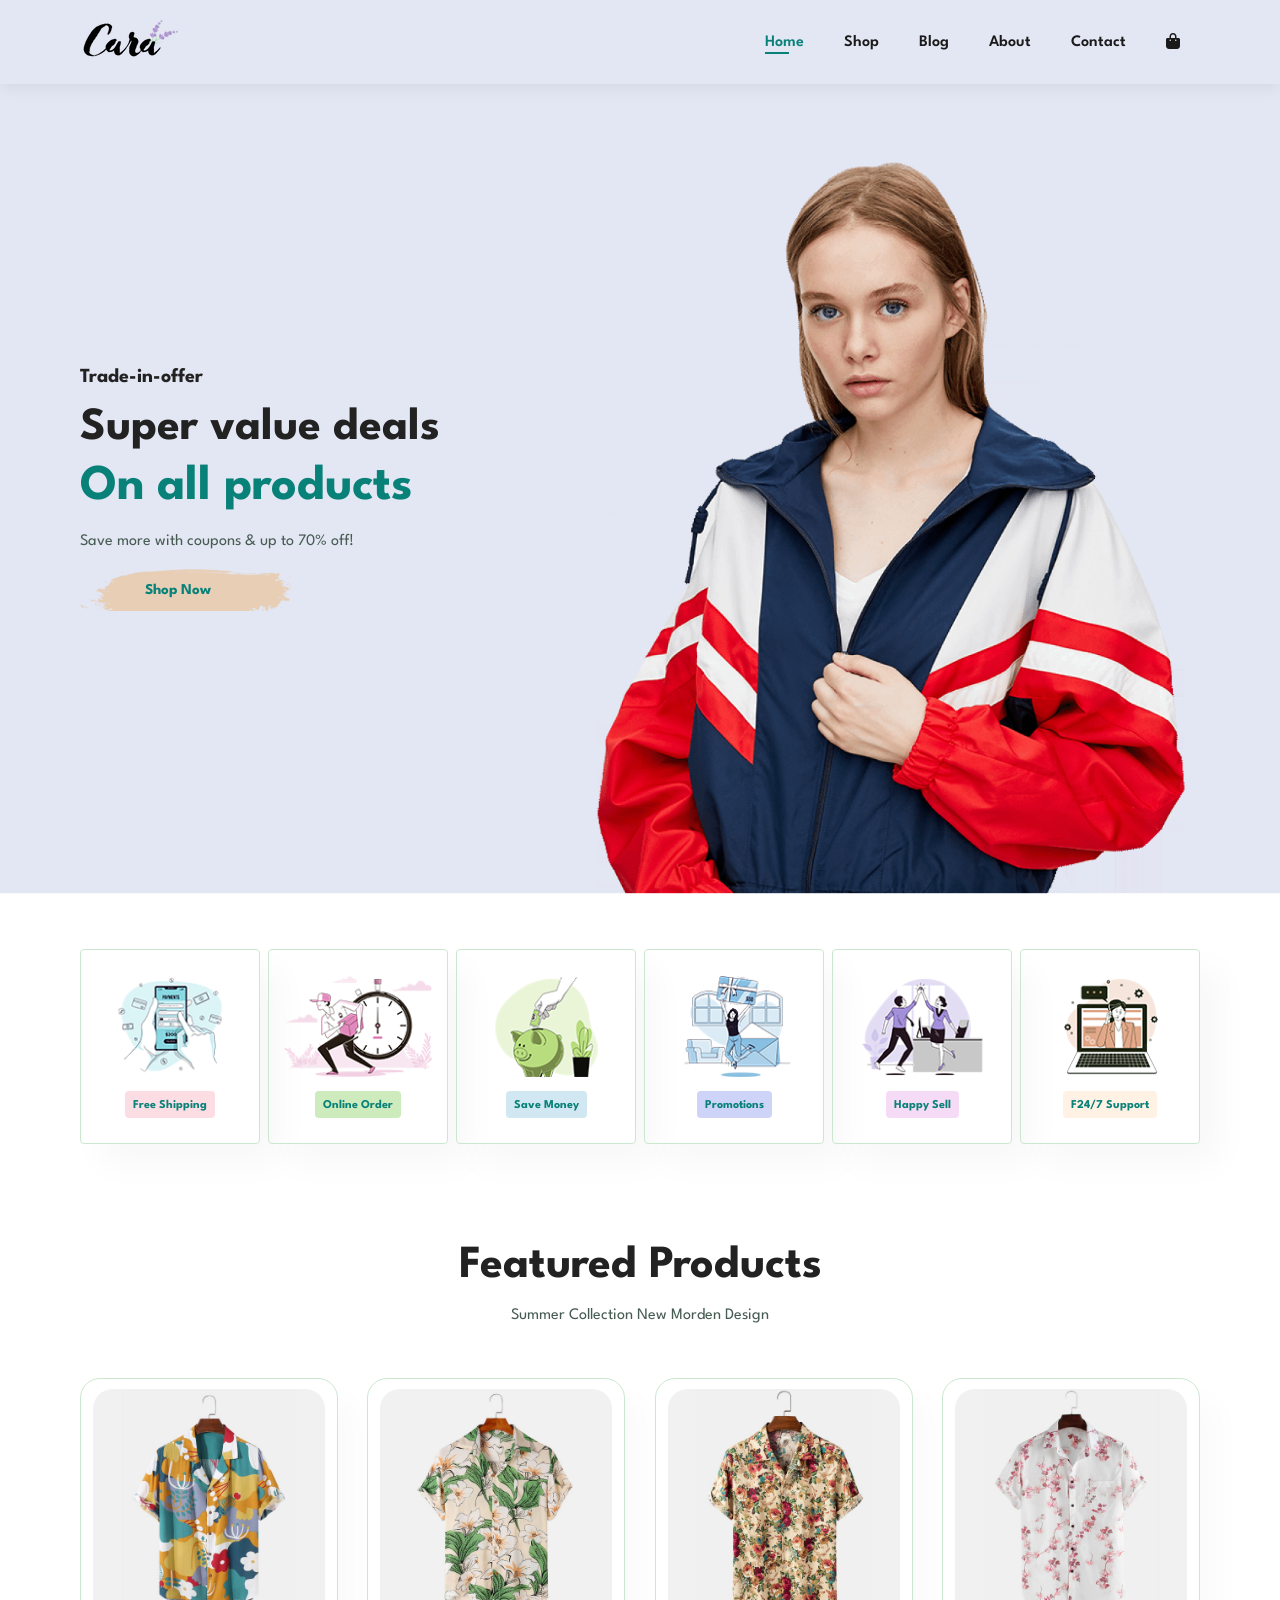
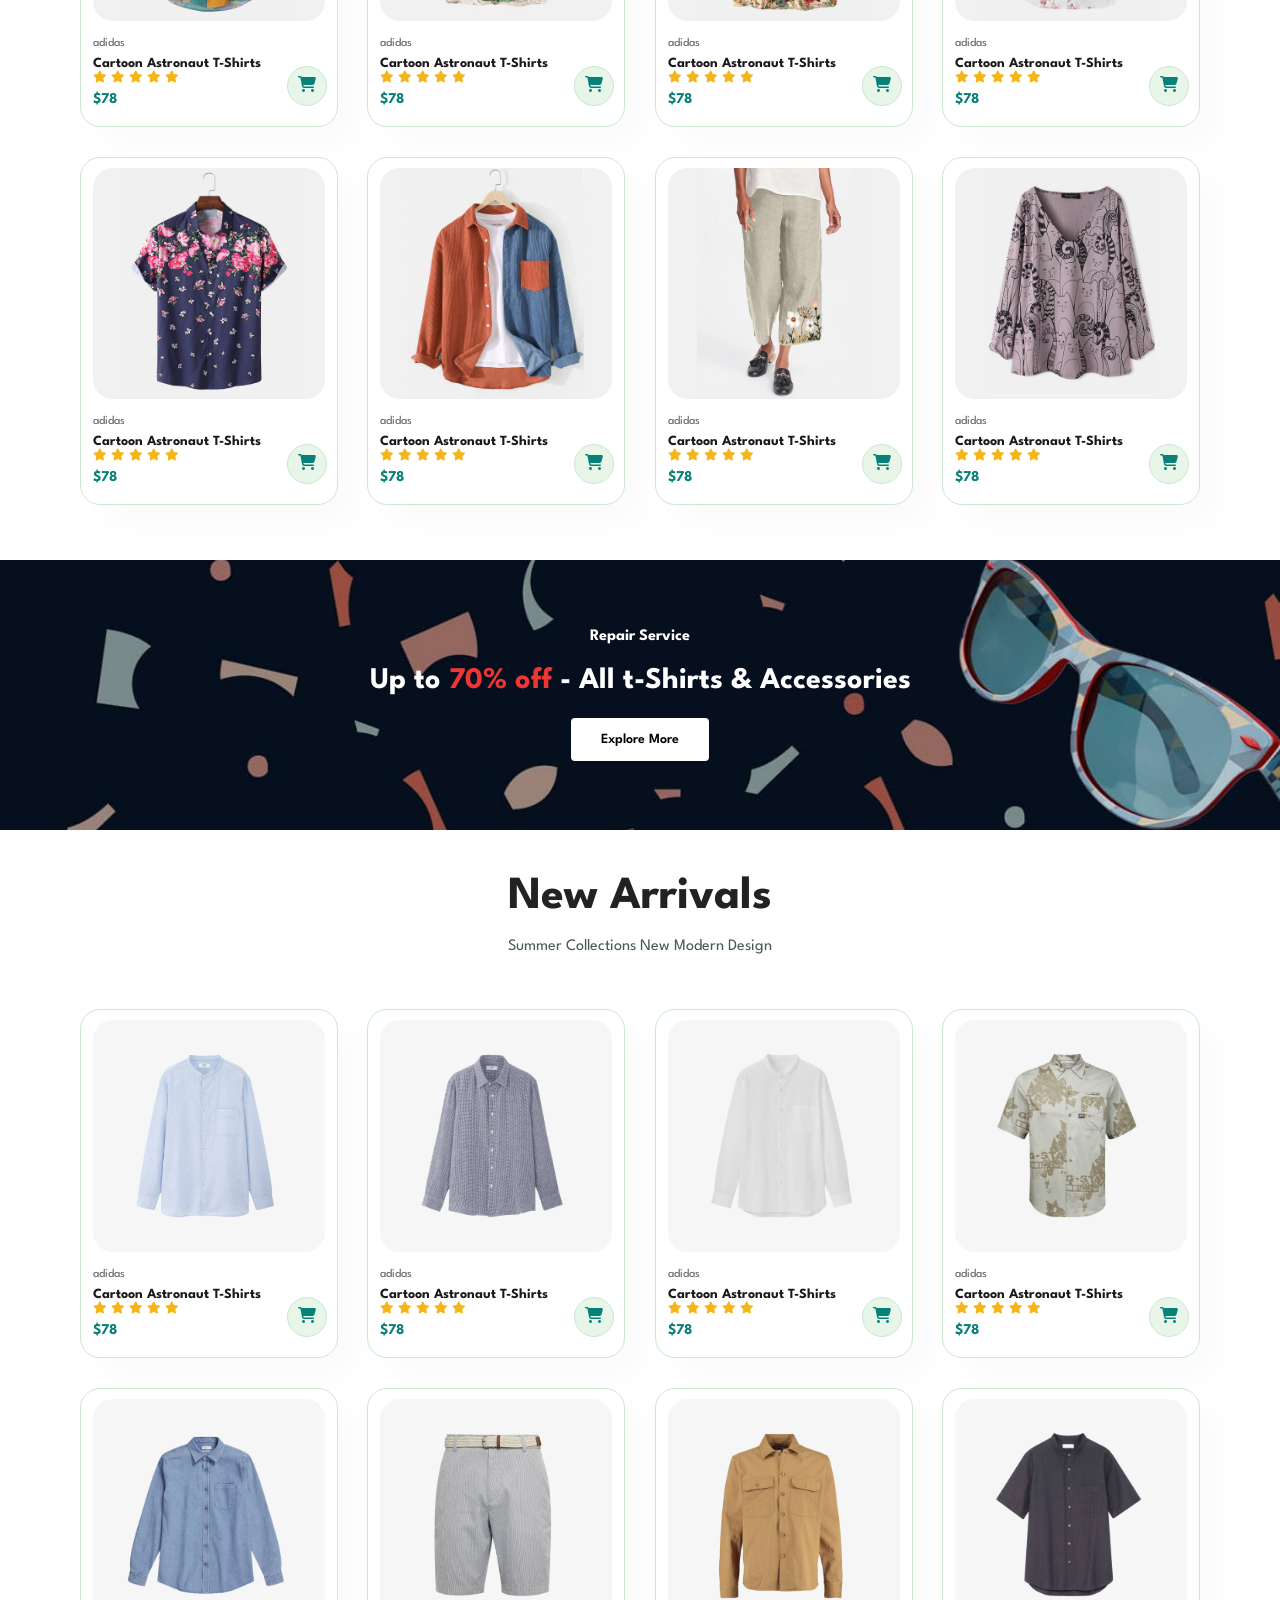
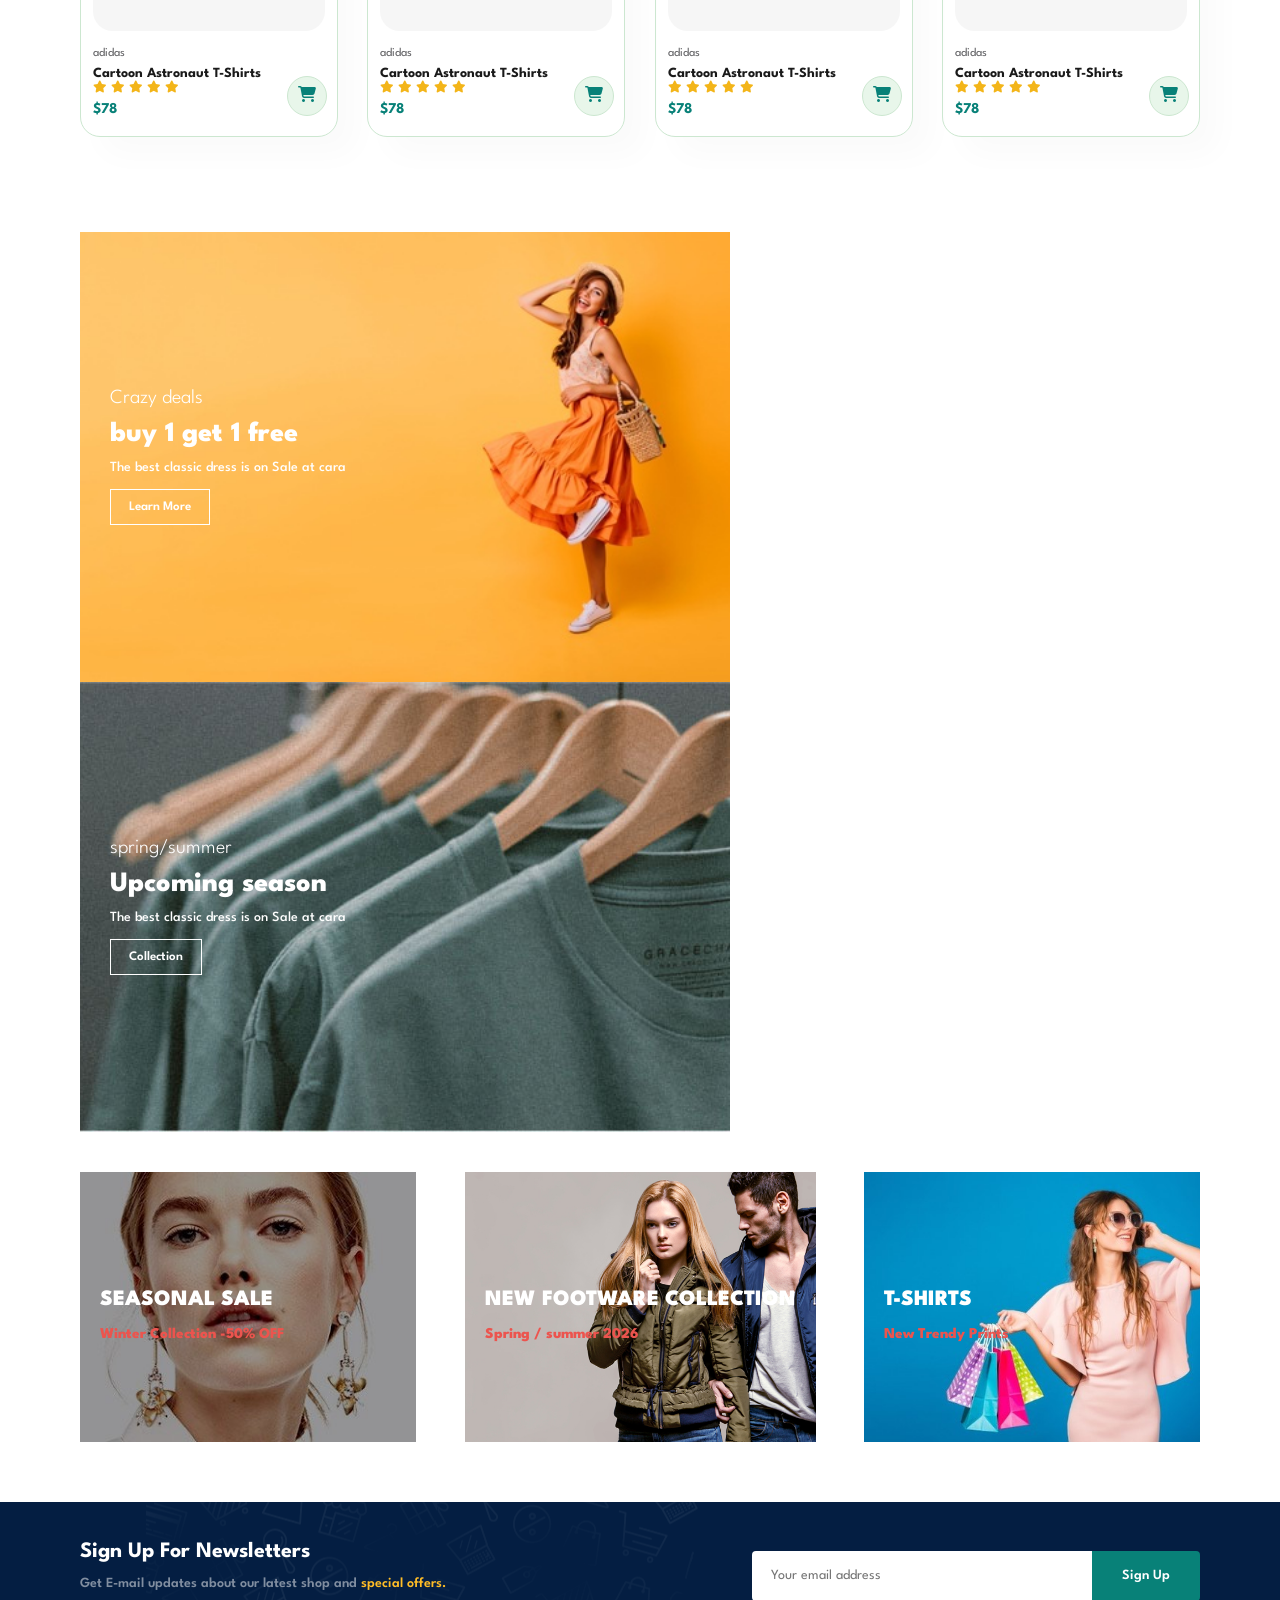
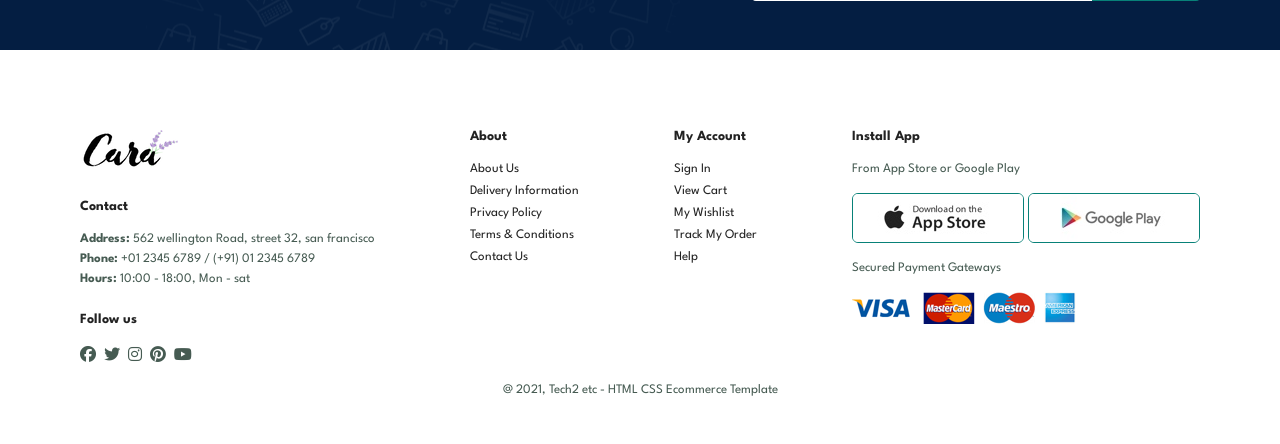
<file: index.html>
<!DOCTYPE html>
<html lang="en">

<head>
    <meta charset="UTF-8">
    <meta http-equiv="X-UA-Compatible" content="IE=edge">
    <meta name="viewpoint" content="width=device-width", initial-scale="1.0">
    <title>E-Commerce website</title>
    <link rel="stylesheet" href="https://cdnjs.cloudflare.com/ajax/libs/font-awesome/6.5.1/css/all.min.css">
    <link rel="stylesheet" href="style.css">
</head>

<body>

    <section id="header">
        <a href="#"> <img src="assets/logo (2).png" class="logo" alt=""></a>

        <div>
            <ul id="navbar">
                <li><a class="active" href="index.html">Home</a></li>
                <li><a href="shop.html">Shop</a></li>
                <li><a href="blog.html">Blog</a></li>
                <li><a href="about.html">About</a></li>
                <li><a href="contact.html">Contact</a></li>
                <li id="lg-bag"><a href="cart.html"><i class="fa-solid fa-bag-shopping"></i></a></li>
                <a href="#" id="close"><i class="fas fa-times"></i></a>
            </ul>
        </div>
        <div id="mobile">
          <a href="cart.html"><i class="fa-solid fa-bag-shopping"></i></a>
          <i id="bar" class="fas fa-outdent"></i>
        </div>
    </section>

    <section id="hero">
        <h4>Trade-in-offer</h4>
        <h2>Super value deals</h2>
        <h1>On all products</h1>
        <p>Save more with coupons & up to 70% off! </p>
        <button>Shop Now</button>
    </section>
    
    <section id="feature" class="section-p1">
        <div class="fe-box">
            <img src="assets/f1.1/f1 (1).png" alt="">
            <h6>Free Shipping</h6>
        </div>
        <div class="fe-box">
            <img src="assets/f1.1/f2 (1).png" alt="">
            <h6>Online Order</h6>
        </div>
        <div class="fe-box">
            <img src="assets/f1.1/f3 (1).png" alt="">
            <h6>Save Money</h6>
        </div>
        <div class="fe-box">
            <img src="assets/f1.1/f4 (1).png" alt="">
            <h6>Promotions</h6>
        </div>
        <div class="fe-box">
            <img src="assets/f1.1/f5 (1).png" alt="">
            <h6>Happy Sell</h6>
        </div>
        <div class="fe-box">
            <img src="assets/f1.1/f6 (1).png" alt="">
            <h6>F24/7 Support</h6>
        </div>
    </section>

    <section id="product1" class="section-p1">
        <h2>Featured Products</h2>
        <p>Summer Collection New Morden Design</p>
        <div class="pro-container">
            <div class="pro">
                <img src="assets/f1/f1 (1).jpg" alt="">
                <div class="des">
                    <span>adidas</span>
                    <h5>Cartoon Astronaut T-Shirts</h5>
                    <div class="star">
                        <i class="fas fa-star"></i>
                        <i class="fas fa-star"></i>
                        <i class="fas fa-star"></i>
                        <i class="fas fa-star"></i>
                        <i class="fas fa-star"></i>
                    </div>
                    <h4>$78</h4>
                </div>
                <a href="#" class="cart"><i class="fa-solid fa-cart-shopping"></i></a>
            </div>

             <div class="pro">
                <img src="assets/f1/f2 (1).jpg" alt="">
                <div class="des">
                    <span>adidas</span>
                    <h5>Cartoon Astronaut T-Shirts</h5>
                    <div class="star">
                        <i class="fas fa-star"></i>
                        <i class="fas fa-star"></i>
                        <i class="fas fa-star"></i>
                        <i class="fas fa-star"></i>
                        <i class="fas fa-star"></i>
                    </div>
                    <h4>$78</h4>
                </div>
                <a href="#" class="cart"><i class="fa-solid fa-cart-shopping"></i></a>
            </div>

             <div class="pro">
                <img src="assets/f1/f3 (1).jpg" alt="">
                <div class="des">
                    <span>adidas</span>
                    <h5>Cartoon Astronaut T-Shirts</h5>
                    <div class="star">
                        <i class="fas fa-star"></i>
                        <i class="fas fa-star"></i>
                        <i class="fas fa-star"></i>
                        <i class="fas fa-star"></i>
                        <i class="fas fa-star"></i>
                    </div>
                    <h4>$78</h4>
                </div>
                <a href="#" class="cart"><i class="fa-solid fa-cart-shopping"></i></a>
            </div>

             <div class="pro">
                <img src="assets/f1/f4 (1).jpg" alt="">
                <div class="des">
                    <span>adidas</span>
                    <h5>Cartoon Astronaut T-Shirts</h5>
                    <div class="star">
                        <i class="fas fa-star"></i>
                        <i class="fas fa-star"></i>
                        <i class="fas fa-star"></i>
                        <i class="fas fa-star"></i>
                        <i class="fas fa-star"></i>
                    </div>
                    <h4>$78</h4>
                </div>
                <a href="#" class="cart"><i class="fa-solid fa-cart-shopping"></i></a>
            </div>

             <div class="pro">
                <img src="assets/f1/f5 (1).jpg" alt="">
                <div class="des">
                    <span>adidas</span>
                    <h5>Cartoon Astronaut T-Shirts</h5>
                    <div class="star">
                        <i class="fas fa-star"></i>
                        <i class="fas fa-star"></i>
                        <i class="fas fa-star"></i>
                        <i class="fas fa-star"></i>
                        <i class="fas fa-star"></i>
                    </div>
                    <h4>$78</h4>
                </div>
                <a href="#" class="cart"><i class="fa-solid fa-cart-shopping"></i></a>
            </div>

             <div class="pro">
                <img src="assets/f1/f6 (1).jpg" alt="">
                <div class="des">
                    <span>adidas</span>
                    <h5>Cartoon Astronaut T-Shirts</h5>
                    <div class="star">
                        <i class="fas fa-star"></i>
                        <i class="fas fa-star"></i>
                        <i class="fas fa-star"></i>
                        <i class="fas fa-star"></i>
                        <i class="fas fa-star"></i>
                    </div>
                    <h4>$78</h4>
                </div>
                <a href="#" class="cart"><i class="fa-solid fa-cart-shopping"></i></a>
            </div>

             <div class="pro">
                <img src="assets/f1/f7 (1).jpg" alt="">
                <div class="des">
                    <span>adidas</span>
                    <h5>Cartoon Astronaut T-Shirts</h5>
                    <div class="star">
                        <i class="fas fa-star"></i>
                        <i class="fas fa-star"></i>
                        <i class="fas fa-star"></i>
                        <i class="fas fa-star"></i>
                        <i class="fas fa-star"></i>
                    </div>
                    <h4>$78</h4>
                </div>
                <a href="#" class="cart"><i class="fa-solid fa-cart-shopping"></i></a>
            </div>

            <div class="pro">
                <img src="assets/f1/f8 (1).jpg" alt="">
                <div class="des">
                    <span>adidas</span>
                    <h5>Cartoon Astronaut T-Shirts</h5>
                    <div class="star">
                        <i class="fas fa-star"></i>
                        <i class="fas fa-star"></i>
                        <i class="fas fa-star"></i>
                        <i class="fas fa-star"></i>
                        <i class="fas fa-star"></i>
                    </div>
                    <h4>$78</h4>
                </div>
                 <a href="#" class="cart"><i class="fa-solid fa-cart-shopping"></i></a>
            </div>

             

             
        </div>
    </section>

    <section id="banner" class=".section-m1">
        <h4>Repair Service</h4>
        <h2>Up to <span>70% off</span>  - All t-Shirts & Accessories</h2>
        <button class="normal">Explore More</button>
    </section>

    <section id="product1" class="section-p1">
        <h2>New Arrivals</h2>
        <p>Summer Collections New Modern Design</p>
        <div class="pro-container">
            <div class="pro">
                <img src="assets/n1 (1).jpg" alt="">
                <div class="des">
                    <span>adidas</span>
                    <h5>Cartoon Astronaut T-Shirts</h5>
                    <div class="star">
                        <i class="fas fa-star"></i>
                        <i class="fas fa-star"></i>
                        <i class="fas fa-star"></i>
                        <i class="fas fa-star"></i>
                        <i class="fas fa-star"></i>
                    </div>
                    <h4>$78</h4>
                </div>
                <a href="#" class="cart"><i class="fa-solid fa-cart-shopping"></i></a>
            </div>

             <div class="pro">
                <img src="assets/n2 (1).jpg" alt="">
                <div class="des">
                    <span>adidas</span>
                    <h5>Cartoon Astronaut T-Shirts</h5>
                    <div class="star">
                        <i class="fas fa-star"></i>
                        <i class="fas fa-star"></i>
                        <i class="fas fa-star"></i>
                        <i class="fas fa-star"></i>
                        <i class="fas fa-star"></i>
                    </div>
                    <h4>$78</h4>
                </div>
                <a href="#" class="cart"><i class="fa-solid fa-cart-shopping"></i></a>
            </div>

             <div class="pro">
                <img src="assets/n3 (1).jpg" alt="">
                <div class="des">
                    <span>adidas</span>
                    <h5>Cartoon Astronaut T-Shirts</h5>
                    <div class="star">
                        <i class="fas fa-star"></i>
                        <i class="fas fa-star"></i>
                        <i class="fas fa-star"></i>
                        <i class="fas fa-star"></i>
                        <i class="fas fa-star"></i>
                    </div>
                    <h4>$78</h4>
                </div>
                <a href="#" class="cart"><i class="fa-solid fa-cart-shopping"></i></a>
            </div>

             <div class="pro">
                <img src="assets/n4 (1).jpg"alt="">
                <div class="des">
                    <span>adidas</span>
                    <h5>Cartoon Astronaut T-Shirts</h5>
                    <div class="star">
                        <i class="fas fa-star"></i>
                        <i class="fas fa-star"></i>
                        <i class="fas fa-star"></i>
                        <i class="fas fa-star"></i>
                        <i class="fas fa-star"></i>
                    </div>
                    <h4>$78</h4>
                </div>
                <a href="#" class="cart"><i class="fa-solid fa-cart-shopping"></i></a>
            </div>

             <div class="pro">
                <img src="assets/n5 (1).jpg" alt="">
                <div class="des">
                    <span>adidas</span>
                    <h5>Cartoon Astronaut T-Shirts</h5>
                    <div class="star">
                        <i class="fas fa-star"></i>
                        <i class="fas fa-star"></i>
                        <i class="fas fa-star"></i>
                        <i class="fas fa-star"></i>
                        <i class="fas fa-star"></i>
                    </div>
                    <h4>$78</h4>
                </div>
                <a href="#" class="cart"><i class="fa-solid fa-cart-shopping"></i></a>
            </div>

             <div class="pro">
                <img src="assets/n6 (1).jpg" alt="">
                <div class="des">
                    <span>adidas</span>
                    <h5>Cartoon Astronaut T-Shirts</h5>
                    <div class="star">
                        <i class="fas fa-star"></i>
                        <i class="fas fa-star"></i>
                        <i class="fas fa-star"></i>
                        <i class="fas fa-star"></i>
                        <i class="fas fa-star"></i>
                    </div>
                    <h4>$78</h4>
                </div>
                <a href="#" class="cart"><i class="fa-solid fa-cart-shopping"></i></a>
            </div>

             <div class="pro">
                <img src="assets/n7 (1).jpg" alt="">
                <div class="des">
                    <span>adidas</span>
                    <h5>Cartoon Astronaut T-Shirts</h5>
                    <div class="star">
                        <i class="fas fa-star"></i>
                        <i class="fas fa-star"></i>
                        <i class="fas fa-star"></i>
                        <i class="fas fa-star"></i>
                        <i class="fas fa-star"></i>
                    </div>
                    <h4>$78</h4>
                </div>
                <a href="#" class="cart"><i class="fa-solid fa-cart-shopping"></i></a>
            </div>

            <div class="pro">
                <img src="assets/n8 (1).jpg" alt="">
                <div class="des">
                    <span>adidas</span>
                    <h5>Cartoon Astronaut T-Shirts</h5>
                    <div class="star">
                        <i class="fas fa-star"></i>
                        <i class="fas fa-star"></i>
                        <i class="fas fa-star"></i>
                        <i class="fas fa-star"></i>
                        <i class="fas fa-star"></i>
                    </div>
                    <h4>$78</h4>
                </div>
                <a href="#" class="cart"><i class="fa-solid fa-cart-shopping"></i></a>
            </div>

             

             
        </div>
    </section>

    <section id="sm-banner" class="section-p1">
        <div class="banner-box">
            <h4>Crazy deals</h4>
            <h2>buy 1 get 1 free</h2>
            <span>The best classic dress is on Sale at cara</span>
            <button class="white">Learn More</button>
        </div>

         <div class="banner-box banner-box2">
            <h4>spring/summer</h4>
            <h2>Upcoming season</h2>
            <span>The best classic dress is on Sale at cara</span>
            <button class="white">Collection</button>
        </div>
    </section>

    <section id="banner3">
        <div class="banner-box">
            <h2>SEASONAL SALE</h2>
            <h3>Winter Collection -50% OFF</h3>
        </div>

        <div class="banner-box banner-box2">
            <h2>NEW FOOTWARE COLLECTION</h2>
            <h3>Spring / summer 2026</h3>
        </div>

        <div class="banner-box banner-box3">
            <h2>T-SHIRTS</h2>
            <h3>New Trendy Prints</h3>
        </div>
    </section>

    <section id="newsletter" class="section-p1 section-m1">
        <div class="newstext">
            <h4>Sign Up For Newsletters</h4>
            <p>Get E-mail updates about our latest shop and <span>special offers.</span>
            </p>
        </div>
        <div class="form">
            <input type="text" placeholder="Your email address">
            <button class="normal">Sign Up</button>
        </div>
    </section>

    <footer class="section-p1">
        <div class="col">
            <img class="logo" src="assets/logo (2).png" alt="">
            <h4>Contact</h4>
            <p><strong>Address:</strong> 562 wellington Road, street 32, san francisco</p>
            <p><strong>Phone:</strong> +01 2345 6789 / (+91) 01 2345 6789</p>
            <p><strong>Hours:</strong> 10:00 - 18:00, Mon - sat</p>
            <div class="follow">
                <h4>Follow us</h4>
                <div class="icon">
                   <i class="fab fa-facebook"></i>
                   <i class="fab fa-twitter"></i>
                   <i class="fab fa-instagram"></i>
                   <i class="fab fa-pinterest"></i>
                   <i class="fab fa-youtube"></i>
                </div> 
            </div>

        </div>
        <div class="col">
            <h4>About</h4>
            <a href="#">About Us</a>
            <a href="#">Delivery Information</a>
            <a href="#">Privacy Policy</a>
            <a href="#">Terms & Conditions</a>
            <a href="#">Contact Us</a>
        </div>

        <div class="col">
            <h4>My Account</h4>
            <a href="#">Sign In</a>
            <a href="#">View Cart</a>
            <a href="#">My Wishlist</a>
            <a href="#">Track My Order</a>
            <a href="#">Help</a>
        </div>

            <div class="col install">
                <h4>Install App</h4>
                <p>From App Store or Google Play</p>
                <div class="row">
                    <img src="assets/app (1).jpg" alt="">
                    <img src="assets/play (2).jpg" alt="">
            </div>
                <p>Secured Payment Gateways</p>
                <img src="assets/pay (1).png" alt="">
            </div>

            <div class="copyright">
                    <p>@ 2021, Tech2 etc - HTML CSS Ecommerce Template</p>
            </div>

        
    </footer>

    <script src="script.js"></script>
</body>

</html>
</file>
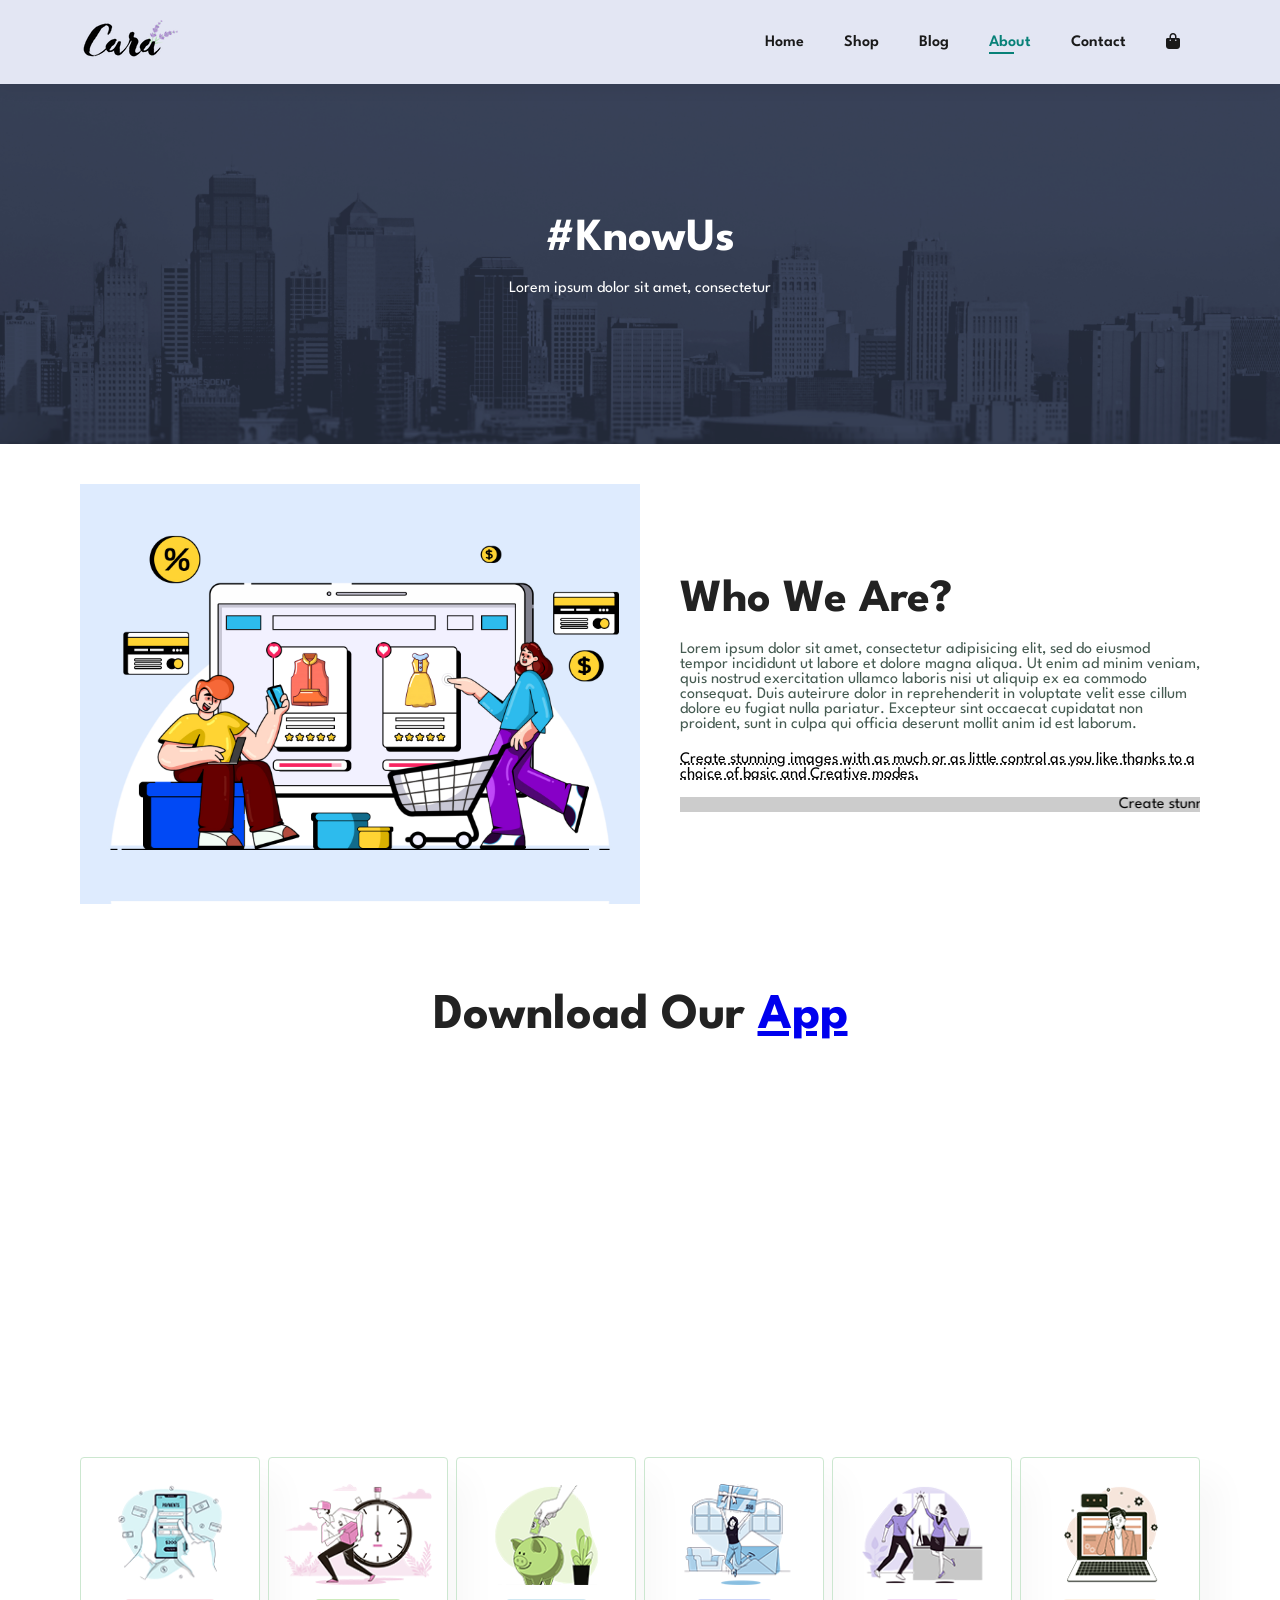
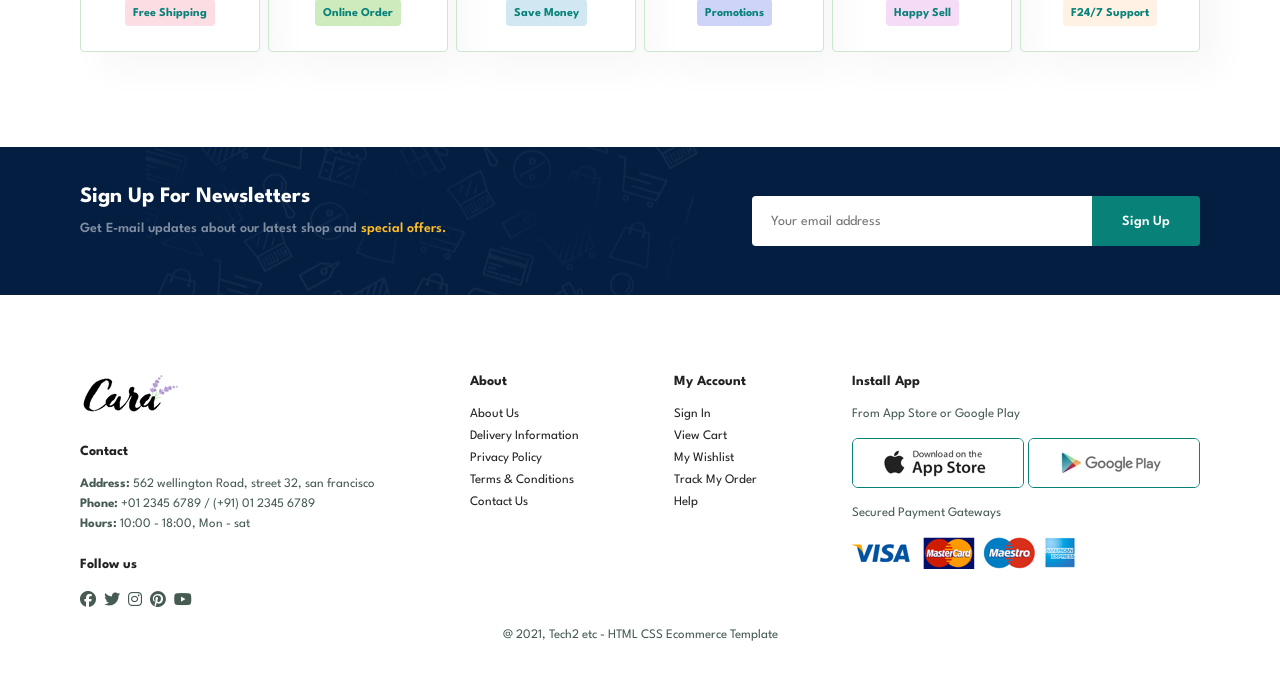
<file: about.html>
<!DOCTYPE html>
<html lang="en">

<head>
    <meta charset="UTF-8">
    <meta http-equiv="X-UA-Compatible" content="IE=edge">
    <meta name="viewpoint" content="width=device-width", initial-scale="1.0">
    <title>E-Commerce website</title>
    <link rel="stylesheet" href="https://cdnjs.cloudflare.com/ajax/libs/font-awesome/6.5.1/css/all.min.css">
    <link rel="stylesheet" href="style.css">
</head>

<body>

    <section id="header">
        <a href="#"> <img src="assets/logo (2).png" class="logo" alt=""></a>

        <div>
            <ul id="navbar">
                <li><a href="index.html">Home</a></li>
                <li><a href="shop.html">Shop</a></li>
                <li><a href="blog.html">Blog</a></li>
                <li><a class="active" href="about.html">About</a></li>
                <li><a href="contact.html">Contact</a></li>
                <li id="lg-bag"><a href="cart.html"><i class="fa-solid fa-bag-shopping"></i></a></li>
                <a href="#" id="close"><i class="fas fa-times"></i></a>
            </ul>
        </div>
        <div id="mobile">
          <a href="cart.html"><i class="fa-solid fa-bag-shopping"></i></a>
          <i id="bar" class="fas fa-outdent"></i>
        </div>
    </section>

    <section id="page-header" class="about-header">
        
        <h2>#KnowUs</h2>
       
        <p>Lorem ipsum dolor sit amet, consectetur </p>
       
    </section>
     
    <section id="about-head" class="section-p1">
        <img src="assets/a1/a6 (1).jpg" alt="">
        <div>
            <h2>Who We Are?</h2>
            <p>Lorem ipsum dolor sit amet, consectetur adipisicing elit, sed do eiusmod tempor incididunt ut labore et dolore magna aliqua. 
                Ut enim ad minim veniam, quis nostrud exercitation ullamco laboris nisi ut aliquip ex ea commodo consequat. 
                Duis auteirure dolor in reprehenderit in voluptate velit esse cillum dolore eu fugiat nulla pariatur. 
                Excepteur sint occaecat cupidatat non proident, sunt in culpa qui officia deserunt mollit anim id est laborum.</p>

                <abbr title="">Create stunning images with as much or as little control as you 
                    like thanks to a choice of basic and Creative modes.</abbr>
                    <br><br>

                    <marquee bgcolor="#ccc" loop="-1" scrollamount="5" width="100%">Create stunning images with as much or as little control as you 
                    like thanks to a choice of basic and Creative modes.
                </marquee>
        </div>
    </section>

    <section id="about-app" class="section-p1">
        <h1>Download Our <a href="#">App</a></h1>
        <div class="video">
            <video autoplay muted loop src="assets/1 (2).mp4"></video>
        </div>
    </section>

     <section id="feature" class="section-p1">
        <div class="fe-box">
            <img src="assets/f1.1/f1 (1).png" alt="">
            <h6>Free Shipping</h6>
        </div>
        <div class="fe-box">
            <img src="assets/f1.1/f2 (1).png" alt="">
            <h6>Online Order</h6>
        </div>
        <div class="fe-box">
            <img src="assets/f1.1/f3 (1).png" alt="">
            <h6>Save Money</h6>
        </div>
        <div class="fe-box">
            <img src="assets/f1.1/f4 (1).png" alt="">
            <h6>Promotions</h6>
        </div>
        <div class="fe-box">
            <img src="assets/f1.1/f5 (1).png" alt="">
            <h6>Happy Sell</h6>
        </div>
        <div class="fe-box">
            <img src="assets/f1.1/f6 (1).png" alt="">
            <h6>F24/7 Support</h6>
        </div>
    </section>

      <section id="newsletter" class="section-p1 section-m1">
        <div class="newstext">
            <h4>Sign Up For Newsletters</h4>
            <p>Get E-mail updates about our latest shop and <span>special offers.</span>
            </p>
        </div>
        <div class="form">
            <input type="text" placeholder="Your email address">
            <button class="normal">Sign Up</button>
        </div>
    </section>

    <footer class="section-p1">
        <div class="col">
            <img class="logo" src="assets/logo (2).png" alt="">
            <h4>Contact</h4>
            <p><strong>Address:</strong> 562 wellington Road, street 32, san francisco</p>
            <p><strong>Phone:</strong> +01 2345 6789 / (+91) 01 2345 6789</p>
            <p><strong>Hours:</strong> 10:00 - 18:00, Mon - sat</p>
            <div class="follow">
                <h4>Follow us</h4>
                <div class="icon">
                   <i class="fab fa-facebook"></i>
                   <i class="fab fa-twitter"></i>
                   <i class="fab fa-instagram"></i>
                   <i class="fab fa-pinterest"></i>
                   <i class="fab fa-youtube"></i>
                </div> 
            </div>

        </div>
        <div class="col">
            <h4>About</h4>
            <a href="#">About Us</a>
            <a href="#">Delivery Information</a>
            <a href="#">Privacy Policy</a>
            <a href="#">Terms & Conditions</a>
            <a href="#">Contact Us</a>
        </div>

        <div class="col">
            <h4>My Account</h4>
            <a href="#">Sign In</a>
            <a href="#">View Cart</a>
            <a href="#">My Wishlist</a>
            <a href="#">Track My Order</a>
            <a href="#">Help</a>
        </div>

            <div class="col install">
                <h4>Install App</h4>
                <p>From App Store or Google Play</p>
                <div class="row">
                    <img src="assets/app (1).jpg" alt="">
                    <img src="assets/play (2).jpg" alt="">
            </div>
                <p>Secured Payment Gateways</p>
                <img src="assets/pay (1).png" alt="">
            </div>

            <div class="copyright">
                    <p>@ 2021, Tech2 etc - HTML CSS Ecommerce Template</p>
            </div>

        
    </footer>

    <script src="script.js"></script>
</body>

</html>
</file>
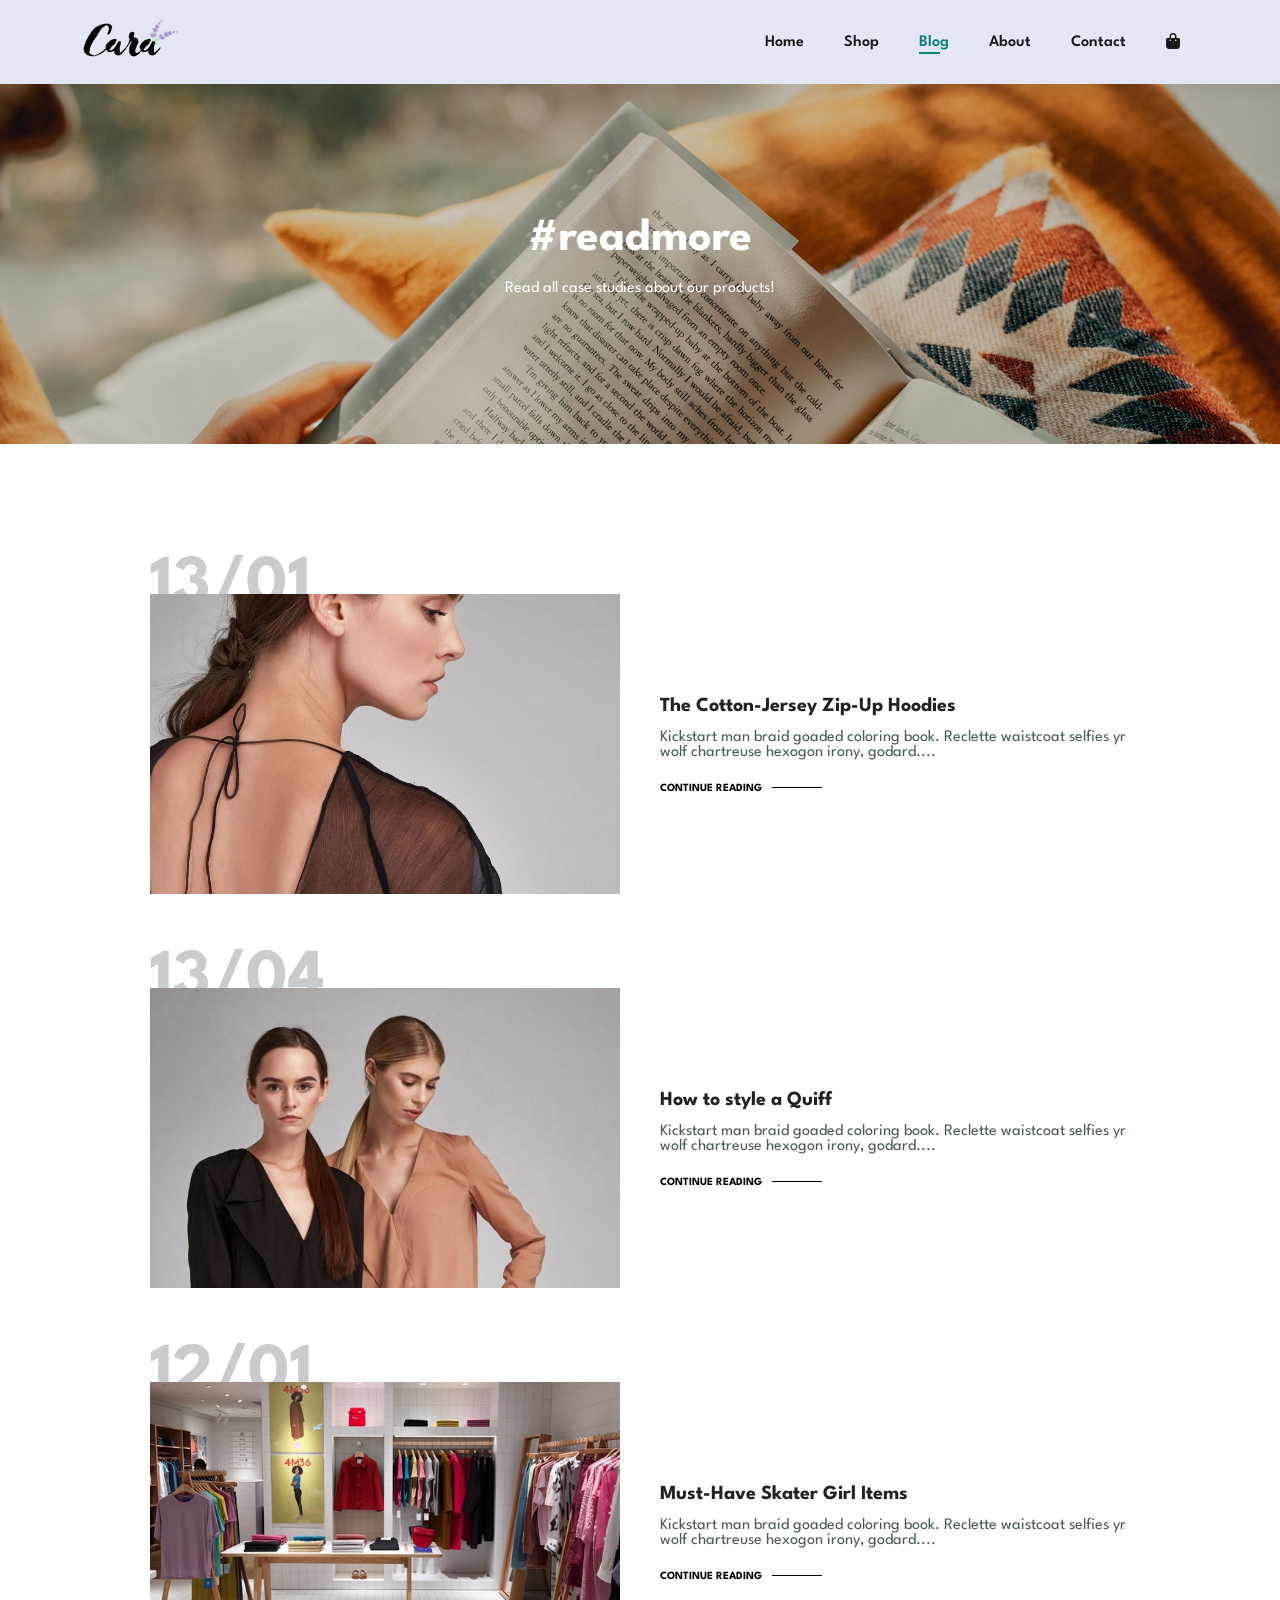
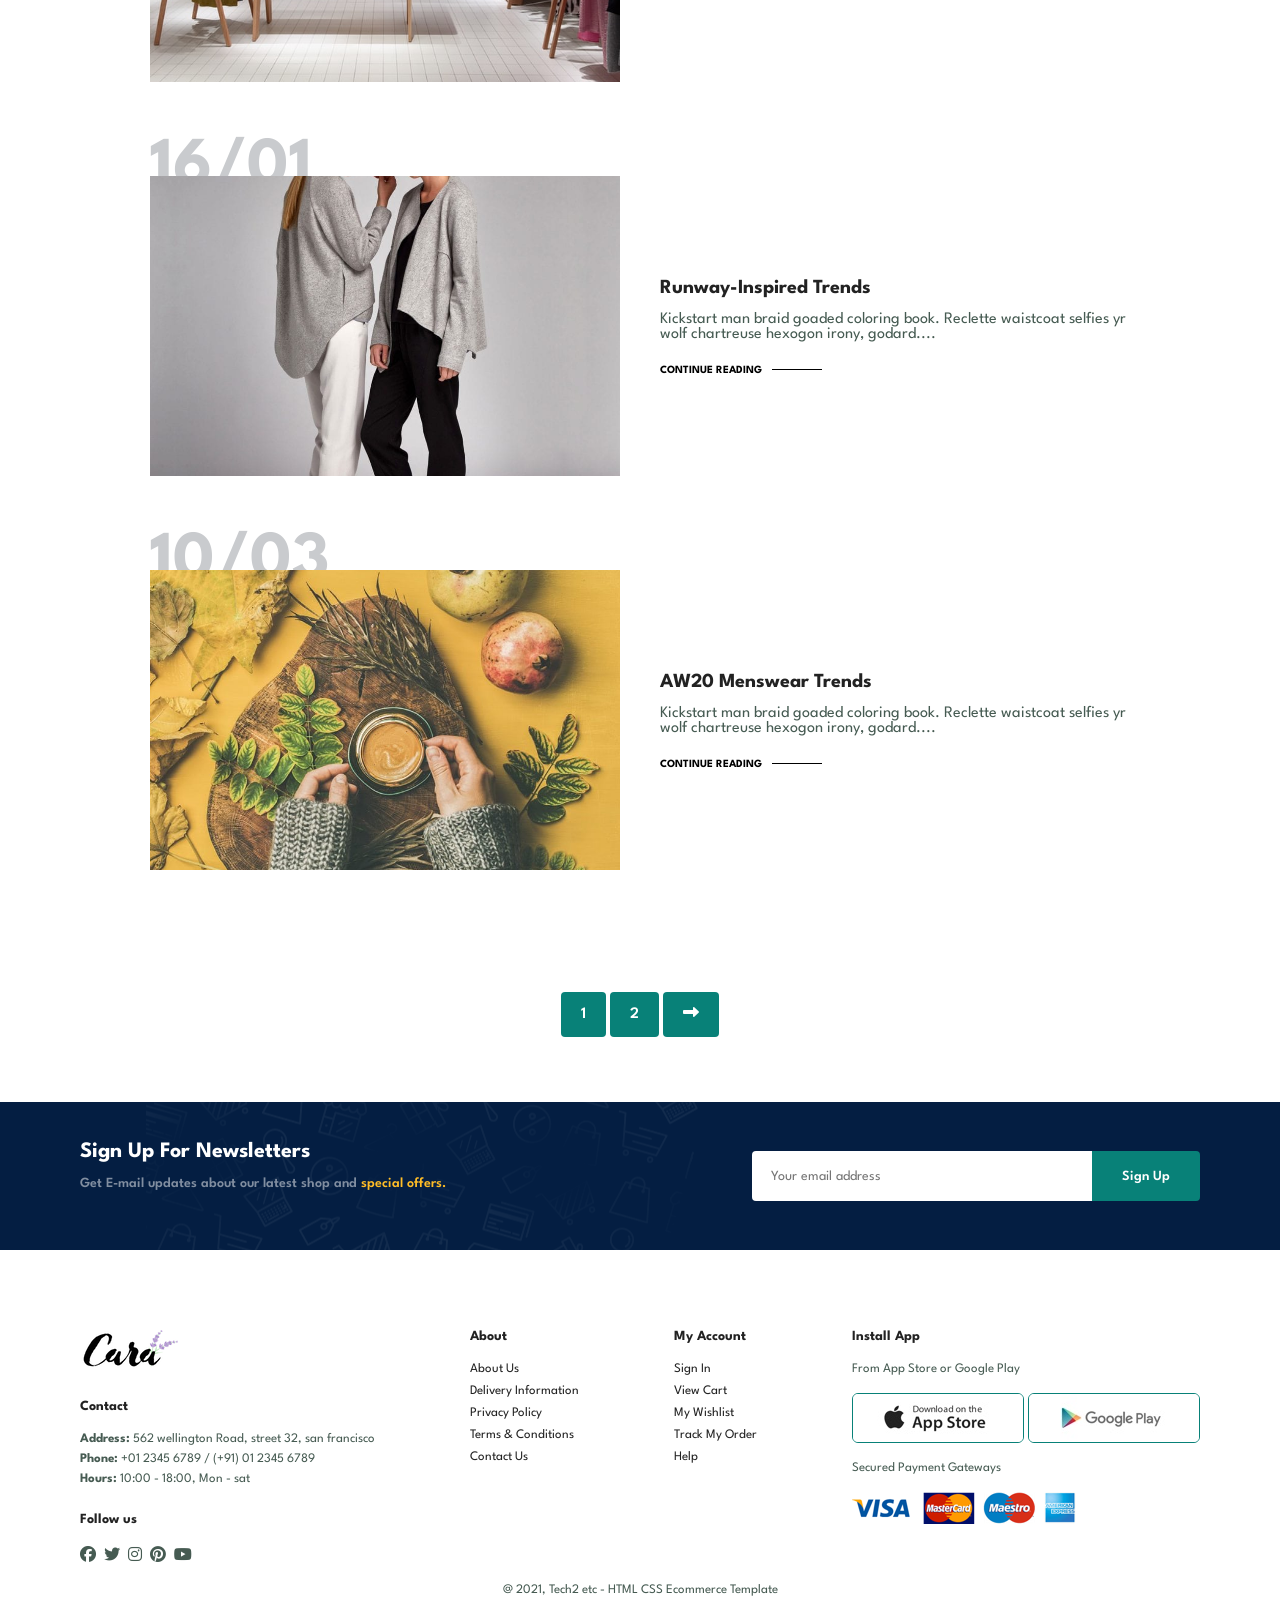
<file: blog.html>
<!DOCTYPE html>
<html lang="en">

<head>
    <meta charset="UTF-8">
    <meta http-equiv="X-UA-Compatible" content="IE=edge">
    <meta name="viewpoint" content="width=device-width", initial-scale="1.0">
    <title>E-Commerce website</title>
    <link rel="stylesheet" href="https://cdnjs.cloudflare.com/ajax/libs/font-awesome/6.5.1/css/all.min.css">
    <link rel="stylesheet" href="style.css">
</head>

<body>

    <section id="header">
        <a href="#"> <img src="assets/logo (2).png" class="logo" alt=""></a>

        <div>
            <ul id="navbar">
                <li><a href="index.html">Home</a></li>
                <li><a href="shop.html">Shop</a></li>
                <li><a class="active" href="blog.html">Blog</a></li>
                <li><a href="about.html">About</a></li>
                <li><a href="contact.html">Contact</a></li>
                <li id="lg-bag"><a href="cart.html"><i class="fa-solid fa-bag-shopping"></i></a></li>
                <a href="#" id="close"><i class="fas fa-times"></i></a>
            </ul>
        </div>
        <div id="mobile">
          <a href="cart.html"><i class="fa-solid fa-bag-shopping"></i></a>
          <i id="bar" class="fas fa-outdent"></i>
        </div>
    </section>

    <section id="page-header" class="blog-header">
        
        <h2>#readmore</h2>
       
        <p>Read all case studies about our products! </p>
       
    </section>

    <section id="blog">
      <div class="blog-box">
        <div class="blog-img">
            <img src="assets/b1 (3).jpg" alt="">
        </div>
        <div class="blog-details">
            <h4>The Cotton-Jersey Zip-Up Hoodies</h4>
            <p>Kickstart man braid goaded coloring book. Reclette waistcoat selfies yr wolf chartreuse hexogon irony, godard....</p>
            <a href="#">CONTINUE READING</a>
        </div>
        <h1>13/01</h1>
      </div>

      <div class="blog-box">
        <div class="blog-img">
            <img src="assets/b2 (3).jpg" alt="">
        </div>
        <div class="blog-details">
            <h4>How to style a Quiff</h4>
            <p>Kickstart man braid goaded coloring book. Reclette waistcoat selfies yr wolf chartreuse hexogon irony, godard....</p>
            <a href="#">CONTINUE READING</a>
        </div>
        <h1>13/04</h1>
      </div>

      <div class="blog-box">
        <div class="blog-img">
            <img src="assets/b3 (1).jpg" alt="">
        </div>
        <div class="blog-details">
            <h4>Must-Have Skater Girl Items</h4>
            <p>Kickstart man braid goaded coloring book. Reclette waistcoat selfies yr wolf chartreuse hexogon irony, godard....</p>
            <a href="#">CONTINUE READING</a>
        </div>
        <h1>12/01</h1>
      </div>

      <div class="blog-box">
        <div class="blog-img">
            <img src="assets/b4 (3).jpg" alt="">
        </div>
        <div class="blog-details">
            <h4>Runway-Inspired Trends</h4>
            <p>Kickstart man braid goaded coloring book. Reclette waistcoat selfies yr wolf chartreuse hexogon irony, godard....</p>
            <a href="#">CONTINUE READING</a>
        </div>
        <h1>16/01</h1>
      </div>

      <div class="blog-box">
        <div class="blog-img">
            <img src="assets/b6 (1).jpg" alt="">
        </div>
        <div class="blog-details">
            <h4>AW20 Menswear Trends</h4>
            <p>Kickstart man braid goaded coloring book. Reclette waistcoat selfies yr wolf chartreuse hexogon irony, godard....</p>
            <a href="#">CONTINUE READING</a>
        </div>
        <h1>10/03</h1>
    </div>
    </section>

    <section id="pagination" class="section-p1">
        <a href="#">1</a>
        <a href="#">2</a>
        <a href="#"><i class="fa-solid fa-long-arrow-alt-right"></i></a>
    </section>

    <section id="newsletter" class="section-p1 section-m1">
        <div class="newstext">
            <h4>Sign Up For Newsletters</h4>
            <p>Get E-mail updates about our latest shop and <span>special offers.</span>
            </p>
        </div>
        <div class="form">
            <input type="text" placeholder="Your email address">
            <button class="normal">Sign Up</button>
        </div>
    </section>

    <footer class="section-p1">
        <div class="col">
            <img class="logo" src="assets/logo (2).png" alt="">
            <h4>Contact</h4>
            <p><strong>Address:</strong> 562 wellington Road, street 32, san francisco</p>
            <p><strong>Phone:</strong> +01 2345 6789 / (+91) 01 2345 6789</p>
            <p><strong>Hours:</strong> 10:00 - 18:00, Mon - sat</p>
            <div class="follow">
                <h4>Follow us</h4>
                <div class="icon">
                   <i class="fab fa-facebook"></i>
                   <i class="fab fa-twitter"></i>
                   <i class="fab fa-instagram"></i>
                   <i class="fab fa-pinterest"></i>
                   <i class="fab fa-youtube"></i>
                </div> 
            </div>

        </div>
        <div class="col">
            <h4>About</h4>
            <a href="#">About Us</a>
            <a href="#">Delivery Information</a>
            <a href="#">Privacy Policy</a>
            <a href="#">Terms & Conditions</a>
            <a href="#">Contact Us</a>
        </div>

        <div class="col">
            <h4>My Account</h4>
            <a href="#">Sign In</a>
            <a href="#">View Cart</a>
            <a href="#">My Wishlist</a>
            <a href="#">Track My Order</a>
            <a href="#">Help</a>
        </div>

            <div class="col install">
                <h4>Install App</h4>
                <p>From App Store or Google Play</p>
                <div class="row">
                    <img src="assets/app (1).jpg" alt="">
                    <img src="assets/play (2).jpg" alt="">
            </div>
                <p>Secured Payment Gateways</p>
                <img src="assets/pay (1).png" alt="">
            </div>

            <div class="copyright">
                    <p>@ 2021, Tech2 etc - HTML CSS Ecommerce Template</p>
            </div>

        
    </footer>

    <script src="script.js"></script>
</body>

</html>
</file>
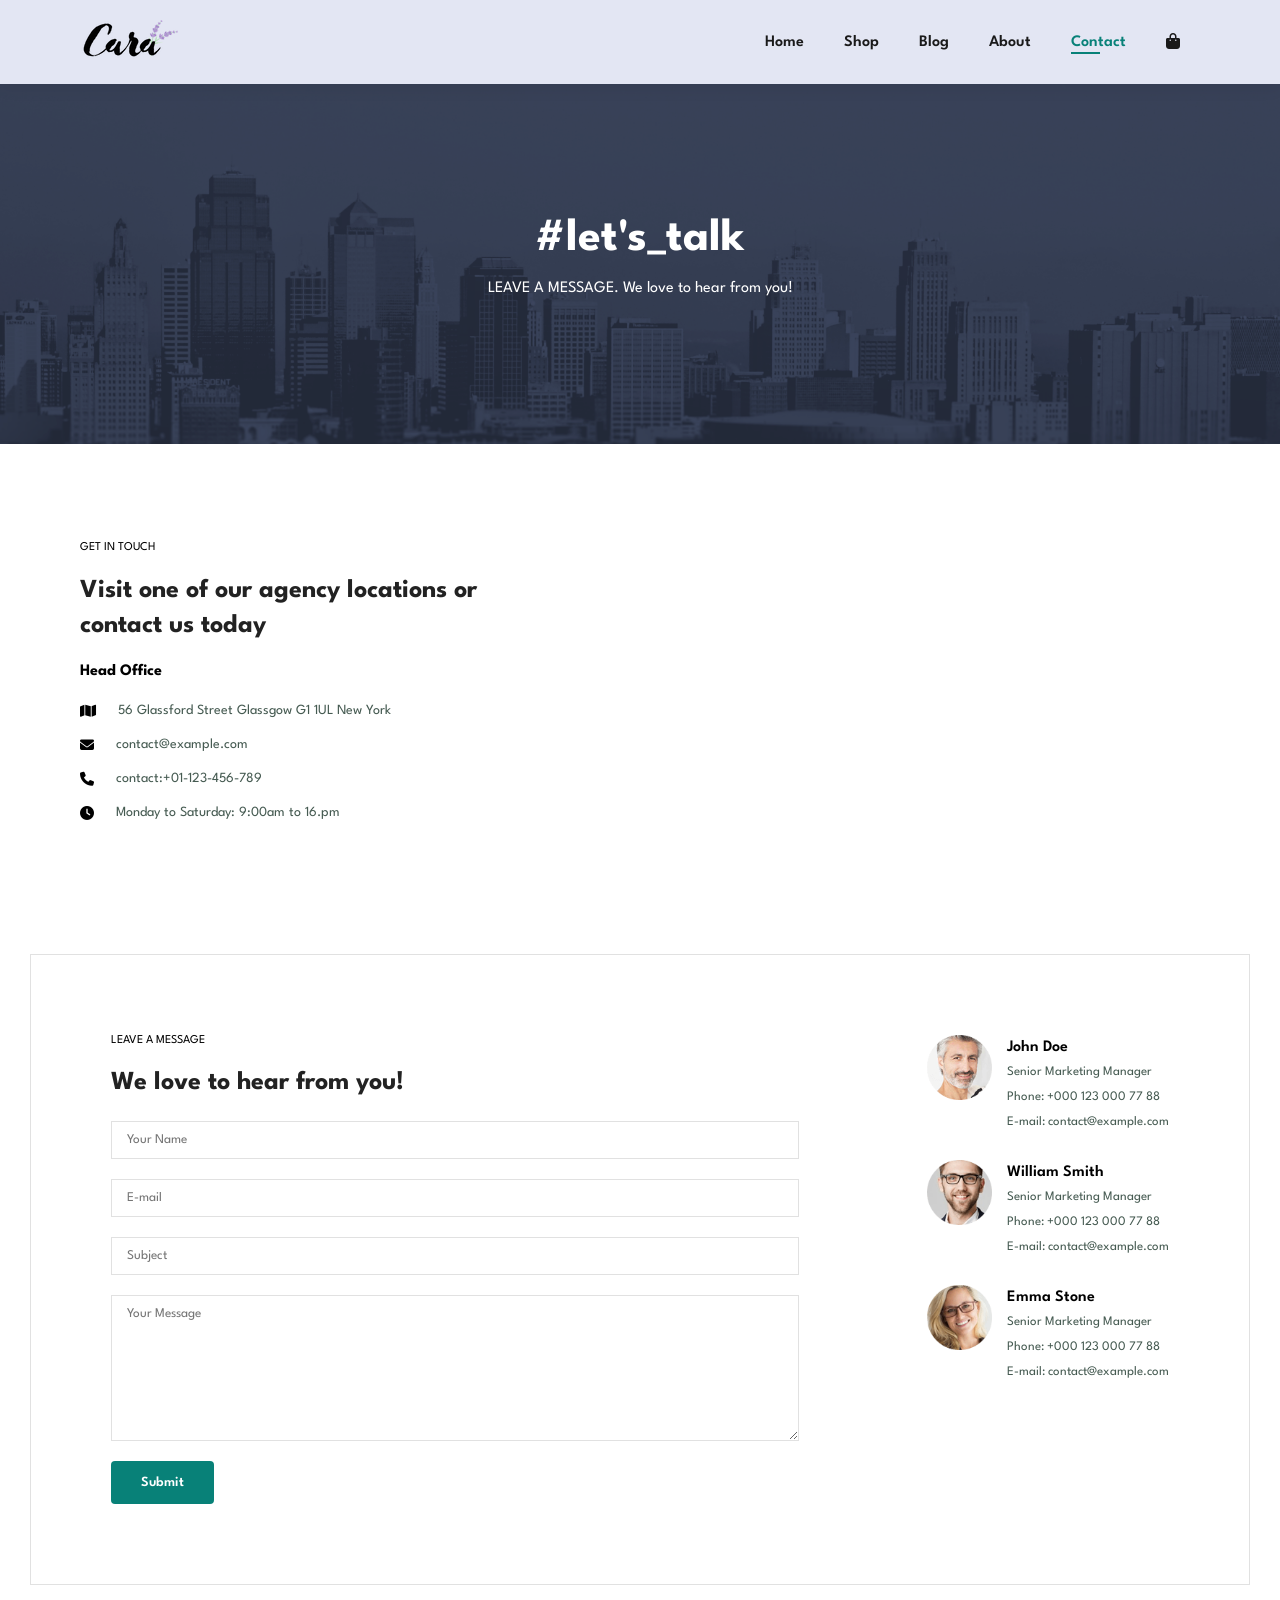
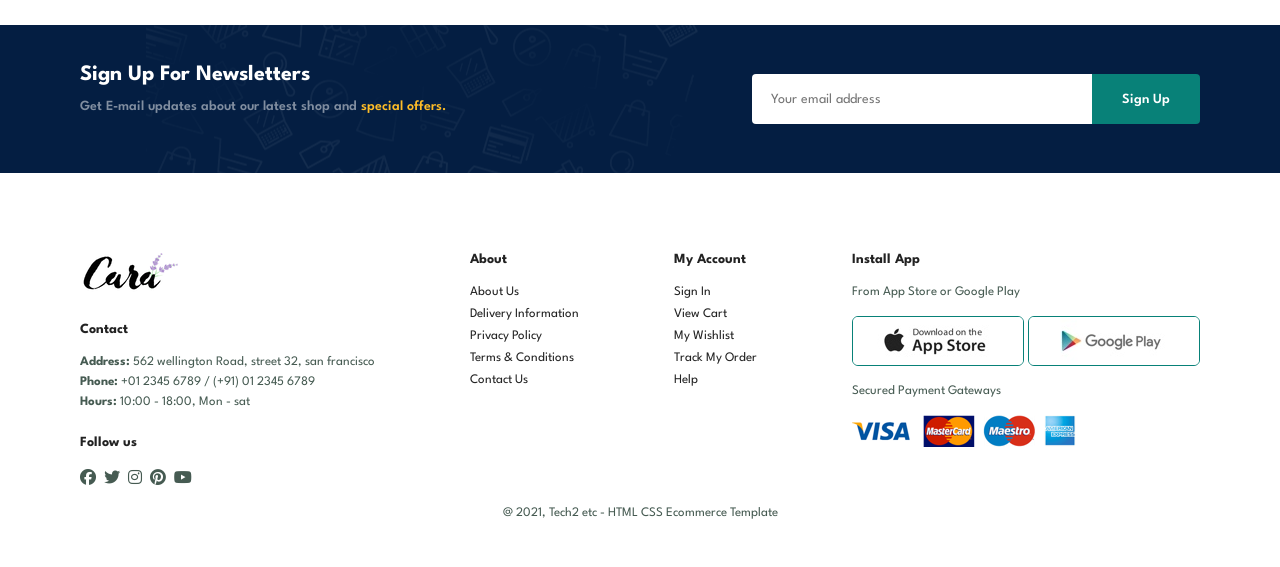
<file: contact.html>
<!DOCTYPE html>
<html lang="en">

<head>
    <meta charset="UTF-8">
    <meta http-equiv="X-UA-Compatible" content="IE=edge">
    <meta name="viewpoint" content="width=device-width", initial-scale="1.0">
    <title>E-Commerce website</title>
    <link rel="stylesheet" href="https://cdnjs.cloudflare.com/ajax/libs/font-awesome/6.5.1/css/all.min.css">
    <link rel="stylesheet" href="style.css">
</head>

<body>

    <section id="header">
        <a href="#"> <img src="assets/logo (2).png" class="logo" alt=""></a>

        <div>
            <ul id="navbar">
                <li><a href="index.html">Home</a></li>
                <li><a href="shop.html">Shop</a></li>
                <li><a href="blog.html">Blog</a></li>
                <li><a href="about.html">About</a></li>
                <li><a class="active" href="contact.html">Contact</a></li>
                <li id="lg-bag"><a href="cart.html"><i class="fa-solid fa-bag-shopping"></i></a></li>
                <a href="#" id="close"><i class="fas fa-times"></i></a>
            </ul>
        </div>
        <div id="mobile">
          <a href="cart.html"><i class="fa-solid fa-bag-shopping"></i></a>
          <i id="bar" class="fas fa-outdent"></i>
        </div>
    </section>

    <section id="page-header" class="about-header">
        
        <h2>#let's_talk</h2>
       
        <p>LEAVE A MESSAGE. We love to hear from you! </p>
       
    </section>

    <section id="contact-details" class="section-p1">
       <div class="details">
        <span>GET IN TOUCH</span>
        <h2>Visit one of our agency locations or contact us today</h2>
        <h3>Head Office</h3>
        <div>
            <li>
                <i class="fa-solid fa-map"></i>
                <p>56 Glassford Street Glassgow G1 1UL New York</p>
            </li>
            <li>
                <i class="fa-solid fa-envelope"></i>
                <p>contact@example.com </p>
            </li>
            <li>
                <i class="fa-solid fa-phone"></i>
                <p>contact:+01-123-456-789</p>
            </li>
            <li>
                <i class="fa-solid fa-clock"></i>
                <p>Monday to Saturday: 9:00am to 16.pm</p>
            </li>
           
        </div>
       </div>

       <div class="map">
        <iframe src="https://www.google.com/maps/embed?pb=!1m18!1m12!1m3!1d248756.26666638025!2d79.
        89681031568946!3d13.047338786157507!2m3!1f0!2f0!3f0!3m2!1i1024!2i768!4f13.
        1!3m3!1m2!1s0x3a5265ea4f7d3361%3A0x6e61a70b6863d433!2sChennai%2C%20Tamil%20Nadu!5e0!3m2!1sen!2sin
        !4v1779640829285!5m2!1sen!2sin" width="600" height="450" style="border:0;" allowfullscreen="" loading="lazy"
         referrerpolicy="no-referrer-when-downgrade"></iframe>
       </div>
    </section>
 
    <section id="form-details">
        <form action="">
            <span>LEAVE A MESSAGE</span>
            <h2>We love to hear from you!</h2>
            <input type="text" placeholder="Your Name">
            <input type="text" placeholder="E-mail">
            <input type="text" placeholder="Subject">
            <textarea name="" id="" cols="30" rows="10" placeholder="Your Message"></textarea>
            <button class="normal">Submit</button>
        </form>

        <div class="people">
            <div>
                <img src="assets/1 (1).png" alt="">
                <p><span>John Doe</span>  Senior Marketing Manager <br> Phone: +000 123 000 77 88 <br> E-mail: contact@example.com</p>
            </div>

            <div>
                <img src="assets/2 (1).png" alt="">
                <p><span>William Smith</span>  Senior Marketing Manager <br> Phone: +000 123 000 77 88 <br> E-mail: contact@example.com</p>
            </div>

            <div>
                <img src="assets/3 (1).png" alt="">
                <p><span>Emma Stone</span>  Senior Marketing Manager <br> Phone: +000 123 000 77 88 <br> E-mail: contact@example.com</p>
            </div>
        </div>
    </section>   

    <section id="newsletter" class="section-p1 section-m1">
        <div class="newstext">
            <h4>Sign Up For Newsletters</h4>
            <p>Get E-mail updates about our latest shop and <span>special offers.</span>
            </p>
        </div>
        <div class="form">
            <input type="text" placeholder="Your email address">
            <button class="normal">Sign Up</button>
        </div>
    </section>

    <footer class="section-p1">
        <div class="col">
            <img class="logo" src="assets/logo (2).png" alt="">
            <h4>Contact</h4>
            <p><strong>Address:</strong> 562 wellington Road, street 32, san francisco</p>
            <p><strong>Phone:</strong> +01 2345 6789 / (+91) 01 2345 6789</p>
            <p><strong>Hours:</strong> 10:00 - 18:00, Mon - sat</p>
            <div class="follow">
                <h4>Follow us</h4>
                <div class="icon">
                   <i class="fab fa-facebook"></i>
                   <i class="fab fa-twitter"></i>
                   <i class="fab fa-instagram"></i>
                   <i class="fab fa-pinterest"></i>
                   <i class="fab fa-youtube"></i>
                </div> 
            </div>

        </div>
        <div class="col">
            <h4>About</h4>
            <a href="#">About Us</a>
            <a href="#">Delivery Information</a>
            <a href="#">Privacy Policy</a>
            <a href="#">Terms & Conditions</a>
            <a href="#">Contact Us</a>
        </div>

        <div class="col">
            <h4>My Account</h4>
            <a href="#">Sign In</a>
            <a href="#">View Cart</a>
            <a href="#">My Wishlist</a>
            <a href="#">Track My Order</a>
            <a href="#">Help</a>
        </div>

            <div class="col install">
                <h4>Install App</h4>
                <p>From App Store or Google Play</p>
                <div class="row">
                    <img src="assets/app (1).jpg" alt="">
                    <img src="assets/play (2).jpg" alt="">
            </div>
                <p>Secured Payment Gateways</p>
                <img src="assets/pay (1).png" alt="">
            </div>

            <div class="copyright">
                    <p>@ 2021, Tech2 etc - HTML CSS Ecommerce Template</p>
            </div>

        
    </footer>

    <script src="script.js"></script>
</body>

</html>
</file>
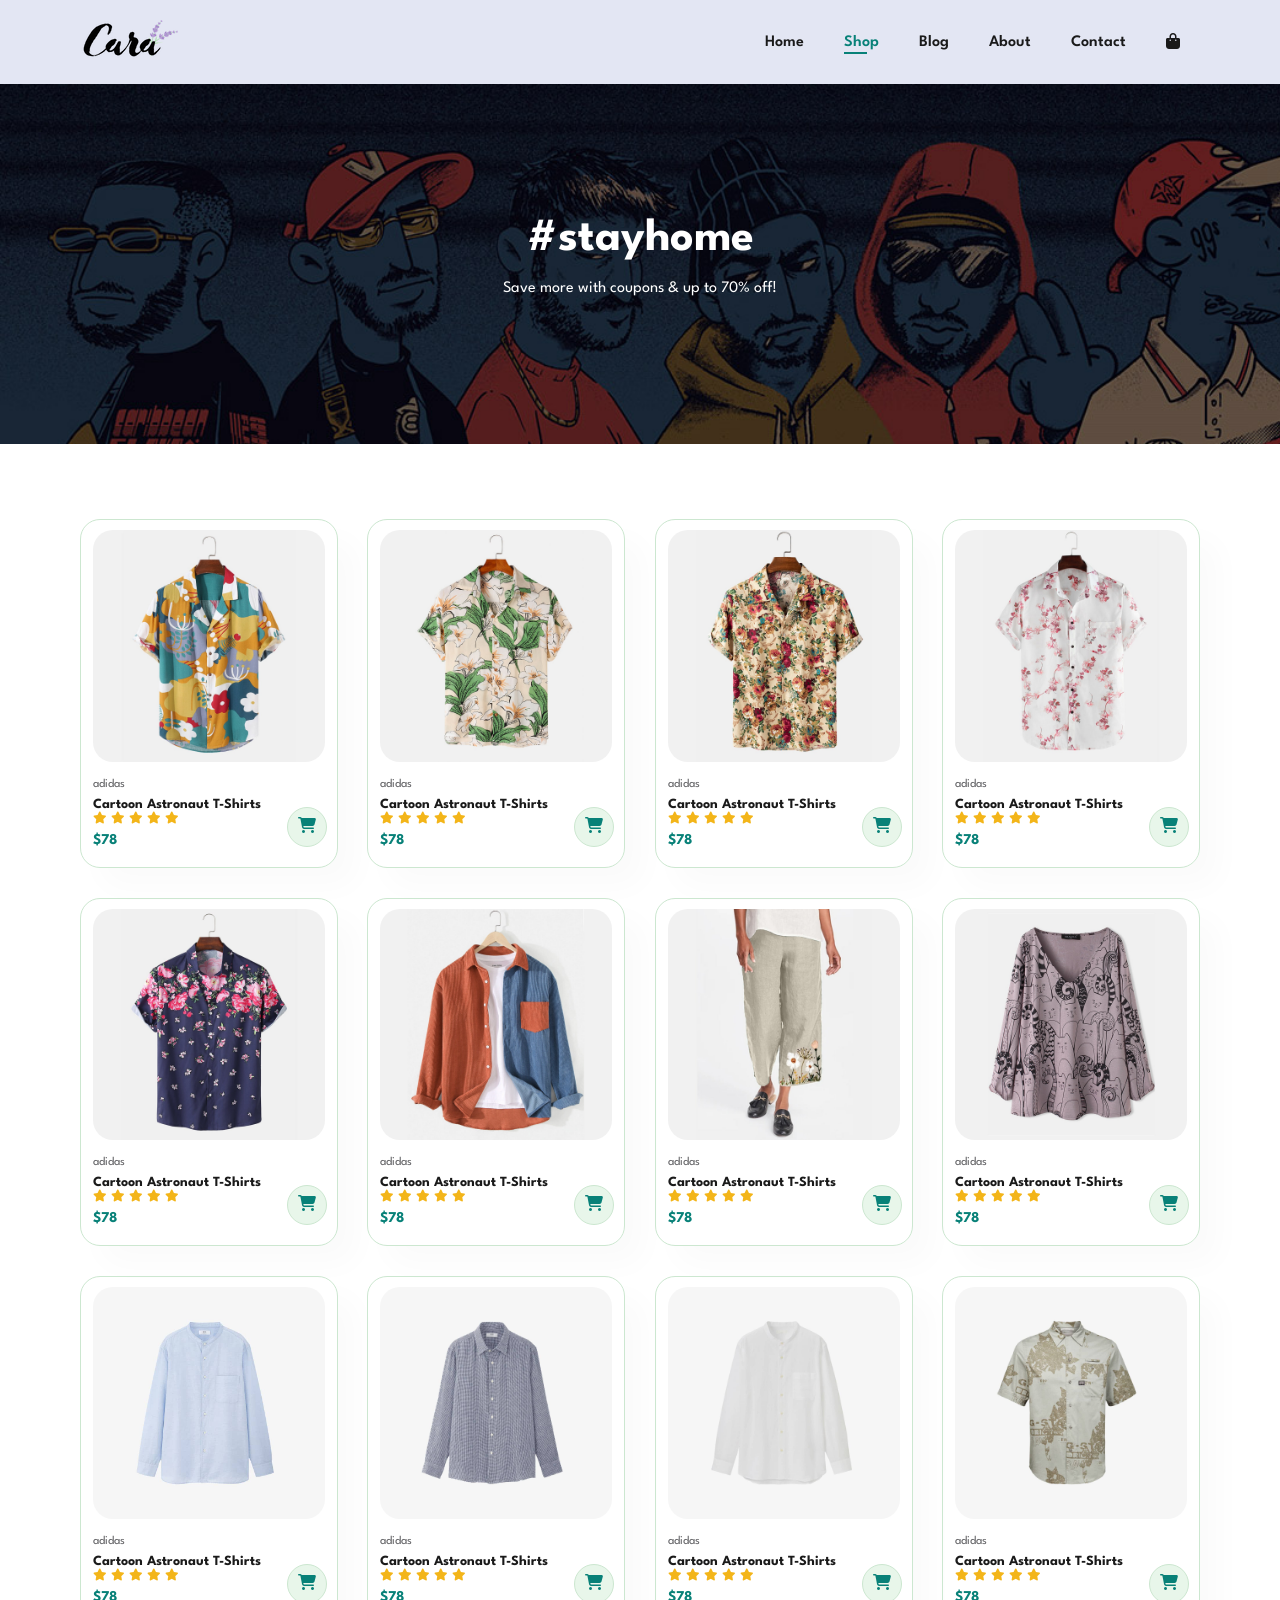
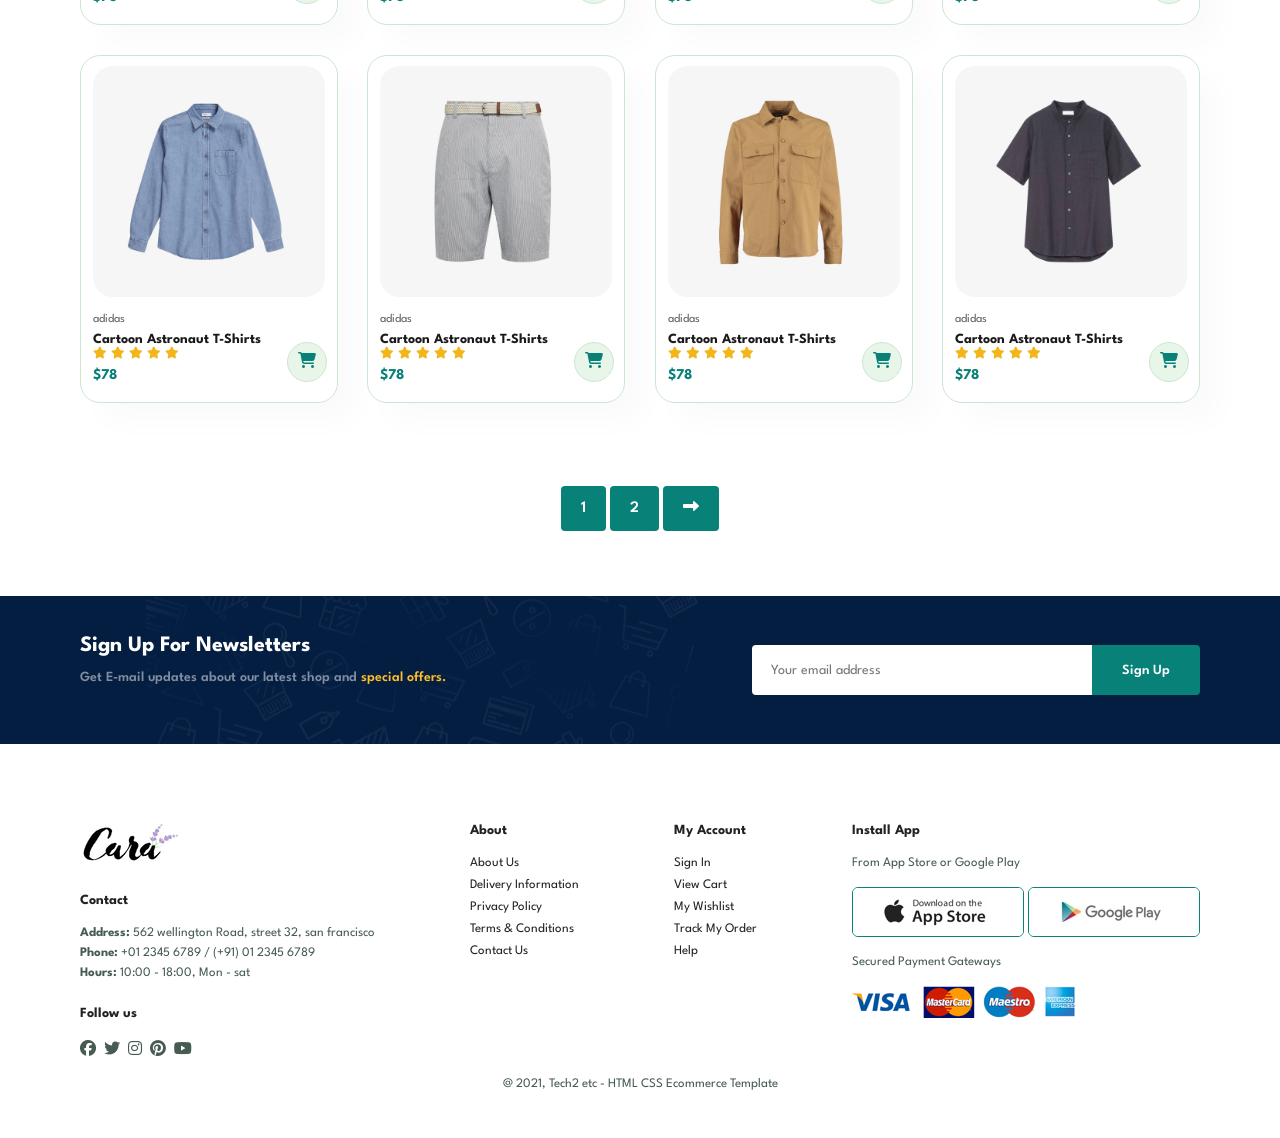
<file: shop.html>
<!DOCTYPE html>
<html lang="en">

<head>
    <meta charset="UTF-8">
    <meta http-equiv="X-UA-Compatible" content="IE=edge">
    <meta name="viewpoint" content="width=device-width", initial-scale="1.0">
    <title>E-Commerce website</title>
    <link rel="stylesheet" href="https://cdnjs.cloudflare.com/ajax/libs/font-awesome/6.5.1/css/all.min.css">
    <link rel="stylesheet" href="style.css">
</head>

<body>

    <section id="header">
        <a href="#"> <img src="assets/logo (2).png" class="logo" alt=""></a>

        <div>
            <ul id="navbar">
                <li><a href="index.html">Home</a></li>
                <li><a class="active" href="shop.html">Shop</a></li>
                <li><a href="blog.html">Blog</a></li>
                <li><a href="about.html">About</a></li>
                <li><a href="contact.html">Contact</a></li>
                <li id="lg-bag"><a href="cart.html"><i class="fa-solid fa-bag-shopping"></i></a></li>
                <a href="#" id="close"><i class="fas fa-times"></i></a>
            </ul>
        </div>
        <div id="mobile">
          <a href="cart.html"><i class="fa-solid fa-bag-shopping"></i></a>
          <i id="bar" class="fas fa-outdent"></i>
        </div>
    </section>

    <section id="page-header">
        
        <h2>#stayhome</h2>
       
        <p>Save more with coupons & up to 70% off! </p>
       
    </section>
    
    <section id="product1" class="section-p1">
        
        <div class="pro-container">
            <div class="pro" onclick="window.location.href='sproduct.html';">
                <img src="assets/f1/f1 (1).jpg" alt="">
                <div class="des">
                    <span>adidas</span>
                    <h5>Cartoon Astronaut T-Shirts</h5>
                    <div class="star">
                        <i class="fas fa-star"></i>
                        <i class="fas fa-star"></i>
                        <i class="fas fa-star"></i>
                        <i class="fas fa-star"></i>
                        <i class="fas fa-star"></i>
                    </div>
                    <h4>$78</h4>
                </div>
                <a href="#" class="cart"><i class="fa-solid fa-cart-shopping"></i></a>
            </div>

             <div class="pro">
                <img src="assets/f1/f2 (1).jpg" alt="">
                <div class="des">
                    <span>adidas</span>
                    <h5>Cartoon Astronaut T-Shirts</h5>
                    <div class="star">
                        <i class="fas fa-star"></i>
                        <i class="fas fa-star"></i>
                        <i class="fas fa-star"></i>
                        <i class="fas fa-star"></i>
                        <i class="fas fa-star"></i>
                    </div>
                    <h4>$78</h4>
                </div>
                <a href="#" class="cart"><i class="fa-solid fa-cart-shopping"></i></a>
            </div>

             <div class="pro">
                <img src="assets/f1/f3 (1).jpg" alt="">
                <div class="des">
                    <span>adidas</span>
                    <h5>Cartoon Astronaut T-Shirts</h5>
                    <div class="star">
                        <i class="fas fa-star"></i>
                        <i class="fas fa-star"></i>
                        <i class="fas fa-star"></i>
                        <i class="fas fa-star"></i>
                        <i class="fas fa-star"></i>
                    </div>
                    <h4>$78</h4>
                </div>
                <a href="#" class="cart"><i class="fa-solid fa-cart-shopping"></i></a>
            </div>

             <div class="pro">
                <img src="assets/f1/f4 (1).jpg" alt="">
                <div class="des">
                    <span>adidas</span>
                    <h5>Cartoon Astronaut T-Shirts</h5>
                    <div class="star">
                        <i class="fas fa-star"></i>
                        <i class="fas fa-star"></i>
                        <i class="fas fa-star"></i>
                        <i class="fas fa-star"></i>
                        <i class="fas fa-star"></i>
                    </div>
                    <h4>$78</h4>
                </div>
                <a href="#" class="cart"><i class="fa-solid fa-cart-shopping"></i></a>
            </div>

             <div class="pro">
                <img src="assets/f1/f5 (1).jpg" alt="">
                <div class="des">
                    <span>adidas</span>
                    <h5>Cartoon Astronaut T-Shirts</h5>
                    <div class="star">
                        <i class="fas fa-star"></i>
                        <i class="fas fa-star"></i>
                        <i class="fas fa-star"></i>
                        <i class="fas fa-star"></i>
                        <i class="fas fa-star"></i>
                    </div>
                    <h4>$78</h4>
                </div>
                <a href="#" class="cart"><i class="fa-solid fa-cart-shopping"></i></a>
            </div>

             <div class="pro">
                <img src="assets/f1/f6 (1).jpg" alt="">
                <div class="des">
                    <span>adidas</span>
                    <h5>Cartoon Astronaut T-Shirts</h5>
                    <div class="star">
                        <i class="fas fa-star"></i>
                        <i class="fas fa-star"></i>
                        <i class="fas fa-star"></i>
                        <i class="fas fa-star"></i>
                        <i class="fas fa-star"></i>
                    </div>
                    <h4>$78</h4>
                </div>
                <a href="#" class="cart"><i class="fa-solid fa-cart-shopping"></i></a>
            </div>

             <div class="pro">
                <img src="assets/f1/f7 (1).jpg" alt="">
                <div class="des">
                    <span>adidas</span>
                    <h5>Cartoon Astronaut T-Shirts</h5>
                    <div class="star">
                        <i class="fas fa-star"></i>
                        <i class="fas fa-star"></i>
                        <i class="fas fa-star"></i>
                        <i class="fas fa-star"></i>
                        <i class="fas fa-star"></i>
                    </div>
                    <h4>$78</h4>
                </div>
                <a href="#" class="cart"><i class="fa-solid fa-cart-shopping"></i></a>
            </div>

            <div class="pro">
                <img src="assets/f1/f8 (1).jpg" alt="">
                <div class="des">
                    <span>adidas</span>
                    <h5>Cartoon Astronaut T-Shirts</h5>
                    <div class="star">
                        <i class="fas fa-star"></i>
                        <i class="fas fa-star"></i>
                        <i class="fas fa-star"></i>
                        <i class="fas fa-star"></i>
                        <i class="fas fa-star"></i>
                    </div>
                    <h4>$78</h4>
                </div>
                 <a href="#" class="cart"><i class="fa-solid fa-cart-shopping"></i></a>
            </div>
       
            <div class="pro">
                <img src="assets/n1 (1).jpg" alt="">
                <div class="des">
                    <span>adidas</span>
                    <h5>Cartoon Astronaut T-Shirts</h5>
                    <div class="star">
                        <i class="fas fa-star"></i>
                        <i class="fas fa-star"></i>
                        <i class="fas fa-star"></i>
                        <i class="fas fa-star"></i>
                        <i class="fas fa-star"></i>
                    </div>
                    <h4>$78</h4>
                </div>
                <a href="#" class="cart"><i class="fa-solid fa-cart-shopping"></i></a>
            </div>

             <div class="pro">
                <img src="assets/n2 (1).jpg" alt="">
                <div class="des">
                    <span>adidas</span>
                    <h5>Cartoon Astronaut T-Shirts</h5>
                    <div class="star">
                        <i class="fas fa-star"></i>
                        <i class="fas fa-star"></i>
                        <i class="fas fa-star"></i>
                        <i class="fas fa-star"></i>
                        <i class="fas fa-star"></i>
                    </div>
                    <h4>$78</h4>
                </div>
                <a href="#" class="cart"><i class="fa-solid fa-cart-shopping"></i></a>
            </div>

             <div class="pro">
                <img src="assets/n3 (1).jpg" alt="">
                <div class="des">
                    <span>adidas</span>
                    <h5>Cartoon Astronaut T-Shirts</h5>
                    <div class="star">
                        <i class="fas fa-star"></i>
                        <i class="fas fa-star"></i>
                        <i class="fas fa-star"></i>
                        <i class="fas fa-star"></i>
                        <i class="fas fa-star"></i>
                    </div>
                    <h4>$78</h4>
                </div>
                <a href="#" class="cart"><i class="fa-solid fa-cart-shopping"></i></a>
            </div>

             <div class="pro">
                <img src="assets/n4 (1).jpg"alt="">
                <div class="des">
                    <span>adidas</span>
                    <h5>Cartoon Astronaut T-Shirts</h5>
                    <div class="star">
                        <i class="fas fa-star"></i>
                        <i class="fas fa-star"></i>
                        <i class="fas fa-star"></i>
                        <i class="fas fa-star"></i>
                        <i class="fas fa-star"></i>
                    </div>
                    <h4>$78</h4>
                </div>
                <a href="#" class="cart"><i class="fa-solid fa-cart-shopping"></i></a>
            </div>

             <div class="pro">
                <img src="assets/n5 (1).jpg" alt="">
                <div class="des">
                    <span>adidas</span>
                    <h5>Cartoon Astronaut T-Shirts</h5>
                    <div class="star">
                        <i class="fas fa-star"></i>
                        <i class="fas fa-star"></i>
                        <i class="fas fa-star"></i>
                        <i class="fas fa-star"></i>
                        <i class="fas fa-star"></i>
                    </div>
                    <h4>$78</h4>
                </div>
                <a href="#" class="cart"><i class="fa-solid fa-cart-shopping"></i></a>
            </div>

             <div class="pro">
                <img src="assets/n6 (1).jpg" alt="">
                <div class="des">
                    <span>adidas</span>
                    <h5>Cartoon Astronaut T-Shirts</h5>
                    <div class="star">
                        <i class="fas fa-star"></i>
                        <i class="fas fa-star"></i>
                        <i class="fas fa-star"></i>
                        <i class="fas fa-star"></i>
                        <i class="fas fa-star"></i>
                    </div>
                    <h4>$78</h4>
                </div>
                <a href="#" class="cart"><i class="fa-solid fa-cart-shopping"></i></a>
            </div>

             <div class="pro">
                <img src="assets/n7 (1).jpg" alt="">
                <div class="des">
                    <span>adidas</span>
                    <h5>Cartoon Astronaut T-Shirts</h5>
                    <div class="star">
                        <i class="fas fa-star"></i>
                        <i class="fas fa-star"></i>
                        <i class="fas fa-star"></i>
                        <i class="fas fa-star"></i>
                        <i class="fas fa-star"></i>
                    </div>
                    <h4>$78</h4>
                </div>
                <a href="#" class="cart"><i class="fa-solid fa-cart-shopping"></i></a>
            </div>

            <div class="pro">
                <img src="assets/n8 (1).jpg" alt="">
                <div class="des">
                    <span>adidas</span>
                    <h5>Cartoon Astronaut T-Shirts</h5>
                    <div class="star">
                        <i class="fas fa-star"></i>
                        <i class="fas fa-star"></i>
                        <i class="fas fa-star"></i>
                        <i class="fas fa-star"></i>
                        <i class="fas fa-star"></i>
                    </div>
                    <h4>$78</h4>
                </div>
                <a href="#" class="cart"><i class="fa-solid fa-cart-shopping"></i></a>
            </div>

             

             
        </div>
    </section>

    <section id="pagination" class="section-p1">
        <a href="#">1</a>
        <a href="#">2</a>
        <a href="#"><i class="fa-solid fa-long-arrow-alt-right"></i></a>
    </section>

    <section id="newsletter" class="section-p1 section-m1">
        <div class="newstext">
            <h4>Sign Up For Newsletters</h4>
            <p>Get E-mail updates about our latest shop and <span>special offers.</span>
            </p>
        </div>
        <div class="form">
            <input type="text" placeholder="Your email address">
            <button class="normal">Sign Up</button>
        </div>
    </section>

    <footer class="section-p1">
        <div class="col">
            <img class="logo" src="assets/logo (2).png" alt="">
            <h4>Contact</h4>
            <p><strong>Address:</strong> 562 wellington Road, street 32, san francisco</p>
            <p><strong>Phone:</strong> +01 2345 6789 / (+91) 01 2345 6789</p>
            <p><strong>Hours:</strong> 10:00 - 18:00, Mon - sat</p>
            <div class="follow">
                <h4>Follow us</h4>
                <div class="icon">
                   <i class="fab fa-facebook"></i>
                   <i class="fab fa-twitter"></i>
                   <i class="fab fa-instagram"></i>
                   <i class="fab fa-pinterest"></i>
                   <i class="fab fa-youtube"></i>
                </div> 
            </div>

        </div>
        <div class="col">
            <h4>About</h4>
            <a href="#">About Us</a>
            <a href="#">Delivery Information</a>
            <a href="#">Privacy Policy</a>
            <a href="#">Terms & Conditions</a>
            <a href="#">Contact Us</a>
        </div>

        <div class="col">
            <h4>My Account</h4>
            <a href="#">Sign In</a>
            <a href="#">View Cart</a>
            <a href="#">My Wishlist</a>
            <a href="#">Track My Order</a>
            <a href="#">Help</a>
        </div>

            <div class="col install">
                <h4>Install App</h4>
                <p>From App Store or Google Play</p>
                <div class="row">
                    <img src="assets/app (1).jpg" alt="">
                    <img src="assets/play (2).jpg" alt="">
            </div>
                <p>Secured Payment Gateways</p>
                <img src="assets/pay (1).png" alt="">
            </div>

            <div class="copyright">
                    <p>@ 2021, Tech2 etc - HTML CSS Ecommerce Template</p>
            </div>

        
    </footer>

    <script src="script.js"></script>
</body>

</html>
</file>
<file: style.css>
@import url('https://fonts.googleapis.com/css2?family=spartan:wght@100;200;300;400;500;600;700;800;900&display=swap');
*{  
    margin: 0;
    padding: 0;
    box-sizing: border-box;
    font-family: 'Spartan', sans-serif;
}

h1 {
    font-size: 50px;
    line-height: 64px;
    color: #222;
}

h2 {
    font-size: 46px;
    line-height: 54px;
    color: #222;
}

h4 {
    font-size: 20px;
    color: #222;
}

h6 {
   font-weight: 700;
   font-size: 12px;
}

p {
    font-size: 16px;
    color: #465b52;
    margin: 15px 0 20px 0;
}

.section-p1 {
    padding: 40px 80px;
}

.section-m1 {
    margin: 40px 0;;
}

button.normal{
    font-size: 14px;
    font-weight: 600;
    padding: 15px 30px;
    color: #000;
    background-color: #fff;
    border-radius: 4px;
    cursor: pointer;
    border: none;
    outline: none;
    transition: 0.2s;
}

button.white{
    font-size: 13px;
    font-weight: 600;
    padding: 11px 18px;
    color: #fff;
    background-color: transparent;
    cursor: pointer;
    border: 1px solid #fff;
    outline: none;
    transition: 0.2s;
}

body {
    width: 100%;
}


/* Header Start */

#header {
    display: flex;
    align-items: center;
    justify-content: space-between;
    padding: 20px 80px;
    background-color: #E3E6F3;
    box-shadow: 0 5px 15px rgba(0,0,0,0.06);
    z-index: 999;
    position: sticky;
    top: 0;
    left: 0;
}

#navbar {
    display: flex;
    align-items: center;
    justify-content: center;
}

#navbar li {
    list-style: none;
    padding: 0 20px;
    position: relative;
}

#navbar li a{
    text-decoration: none;
    font-size: 16px;
    font-weight: 600;
    color: #1a1a1a;
    transition: 0.3s ease;
}

#navbar li a:hover, 
#navbar li a.active {
    color: #088178;
}

#navbar li a.active::after,
#navbar li a:hover::after{
    content: "";
    width: 30%;
    height: 2px;
    background: #088178;
    position: absolute;
    bottom: -4px;
    left: 20px
}

#mobile {
    display: none;
    align-items: center;
}

#close {
    display: none;
}

/* Home Page */

#hero{
    background-image: url("assets/hero4\ \(1\).png");
    height: 90vh;
    width: 100%;
    background-size: cover;
    background-position: top 25% right 0;
    padding: 0 80px;
    display: flex;
    flex-direction: column;
    align-items: flex-start;
    justify-content: center;
}

#hero h4{
    padding-bottom: 15px;
}
#hero h1{
    color: #088178;
}

#hero button{
    background-image: url(assets/button\ \(1\).png);
    background-color: transparent;
    color: #088178;
    border: 0;
    padding: 14px 80px 14px 65px;
    background-repeat: no-repeat;
    cursor: pointer;
    font-weight: 700;
    font-size: 15px;
}

#feature{
    display: flex;
    align-items: center;
    justify-content: space-between;
    flex-wrap: wrap;
}

#feature .fe-box{
    width: 180px;
    text-align: center;
    padding: 25px 15px;
    box-shadow: 20px 20px 34px rgba(0, 0, 0, 0.03);
    border: 1px solid #cce7d0;
    border-radius: 4px;
    margin: 15px 0;
}

#feature .fe-box:hover{
    box-shadow: 10px 10px 54px rgba(70, 62, 221, 0.1);
}

#feature .fe-box img {
    width: 100%;
    margin-bottom: 10px;
}


#feature .fe-box h6{
    display: inline-block;
    padding: 9px 8px 6px 8px;
    line-height: 1;
    border-radius: 4px;
    color: #088178;
    background-color: #fddde4;
}

#feature .fe-box:nth-child(2) h6{
    background-color: #cdebbc;

}
#feature .fe-box:nth-child(3) h6{
    background-color: #d1e8f2;

}
#feature .fe-box:nth-child(4) h6{
    background-color: #cdd4f8;

}
#feature .fe-box:nth-child(5) h6{
    background-color: #f6dbf6;

}
#feature .fe-box:nth-child(6) h6{
    background-color: #fff2e5;

}

#product1 {
    text-align: center;
}

#product1 .pro-container {
    display: flex;
    justify-content: space-between;
    padding-top: 20px;
    flex-wrap: wrap;
}

#product1 .pro{
    width: 23%;
    min-width: 250px;
    padding: 10px 12px;
    border: 1px solid #cce7d0;
    border-radius: 20px;
    cursor: pointer;
    box-shadow: 20px 20px 30px rgba(0, 0, 0, 0.02);
    margin: 15px 0;
    transition: 0.2s ease;
    position: relative;
}

#product1 .pro:hover{
    box-shadow: 20px 20px 30px rgba(0, 0, 0, 0.06);
}

#product1 .pro img{
    width: 100%;
    border-radius: 20px;
}

#product1 .pro .des{
    text-align: start;
    padding: 10px 0;
}

#product1 .pro .des span{
    color: #606063;
    font-size: 12px;
} 

#product1 .pro .des h5{
    padding-top: 7px;
    color: #1a1a1a;
    font-size: 14px;
}

#product1 .pro .des i{
    font-size: 12px;
    color: rgb(243, 181, 25);
}

#product1 .pro .des h4{
    padding-top: 7px;
    font-size: 15px;
    font-weight: 700;
    color: #088178;
}

#product1 .pro .cart {
    width: 40px;
    height: 40px;
    line-height: 40px;
    border-radius: 50%;
    background-color: #e8f6ea;
    font-weight: 500;
    color: #088178;
    border: 1px solid #cce7d0;
    position: absolute;
    bottom: 20px;
    right: 10px;
}

#banner{
    display: flex;
    flex-direction: column;
    justify-content: center;
    align-items: center;
    text-align: center;
    background-image: url(assets/b2\ \(2\).jpg);
    width: 100%;
    height: 30vh;
    background-size: cover;
    background-position: center;
}

#banner h4{
    color: #fff;
    font-size: 16px;
}

#banner h2{
    color: #fff;
    font-size: 30px;
    padding: 10px 0;
}

#banner h2 span{
    color: #ef3636;
}

#banner button:hover{
    background: #088178;
    color: #fff;
}

#sm-banner{
    display: flex;
    justify-content: space-between;
    flex-wrap: wrap;
}

#sm-banner .banner-box{
    display: flex;
    flex-direction: column;
    justify-content: center;
    align-items: flex-start;
    background-image: url(assets/b17\ \(1\).jpg);
    min-width: 650px;
    height: 50vh;
    background-size: cover;
    background-position: center;
    padding: 30px;
}

#sm-banner .banner-box2{
    background-image: url(assets/b10\ \(1\).jpg );
}

#sm-banner h4{
    color: #fff;
    font-size: 20px;
    font-weight: 300;
}

#sm-banner h2{
    color: #fff;
    font-size: 28px;
    font-weight: 800;
}


#sm-banner span{
    color: #fff;
    font-size: 14px;
    font-weight: 500;
    padding-bottom: 15px;
}

#sm-banner .banner-box:hover button{
    background: #088178;
    border: 1px solid #088178;
}

#banner3{
    display: flex;
    justify-content: space-between;
    flex-wrap: wrap;
    padding: 0 80px;
}

#banner3 .banner-box{
    display: flex;
    flex-direction: column;
    justify-content: center;
    align-items: flex-start;
    background-image: url("assets/b7\ \(2\).jpg");
    min-width: 30%;
    height: 30vh;
    background-size: cover;
    background-position: center;
    padding: 20px;
    margin-bottom: 20px;
}

#banner3 .banner-box2{
    background-image: url("assets/b4\ \(2\).jpg");
}

#banner3 .banner-box3{
    background-image: url("assets/b18\ \(1\).jpg");
}


#banner3 h2{
    color: #fff;
    font-weight: 900;
    font-size: 22px;
}

#banner3 h3{
    color: #ec544e;
    font-weight: 800;
    font-size: 15px;
}

#newsletter {
    display: flex;
    justify-content: space-between;
    flex-wrap: wrap;
    align-items: center;
    background-image: url(assets/b14\ \(1\).png);
    background-repeat: no-repeat;
    background-position: 20% 30%;
    background-color: #041e42;
}

#newsletter h4{
    font-size: 22px;
    font-weight: 700;
    color: #fff;
}

#newsletter p{
    font-size: 14px;
    font-weight: 600;
    color: #818ea0;
}

#newsletter p span{
    color: #ffbd27;
}

#newsletter .form{
    display: flex;
    width: 40%;
}

#newsletter input{
    height: 3.125rem;
    padding: 0 1.25em;
    font-size: 14px;
    width: 100%;
    border: 1px solid transparent;
    border-radius: 4px;
    outline: none;
    border-top-right-radius: 0;
    border-bottom-right-radius: 0;
}

#newsletter button{
    background-color: #088178;
    color: #fff;
    white-space: nowrap;
    border-top-left-radius: 0;
    border-bottom-left-radius: 0;
}

footer {
    display: flex;
    flex-wrap: wrap;
    align-items:flex-start;
    padding: 40px 80px;
    justify-content: space-between;
}

footer .col{
    display: flex;
    flex-direction: column;
    align-items: flex-start;
    margin-bottom: 20px;
}

footer .logo{
    margin-bottom: 30px;
}

footer h4{
    font-size: 14px;
    padding-bottom: 20px;
}

footer p{
    font-size: 13px;
    margin: 0 0 8px 0;
}

footer a{
    font-size: 13px;
    text-decoration: none;
    color: #222;
    margin-bottom: 10px;
}

footer .follow{
    margin-top: 20px;
}

footer .follow i{
    color: #465b52;
    padding-right: 4px;
    cursor: pointer;
}

footer .install .row img{
    border: 1px solid #088178;
    border-radius: 6px;
}

footer .install img{
    margin: 10px 0 15px 0;
}

footer .follow i:hover,
footer a:hover {
    color: #088178;
}


footer .copyright{
    width: 100%;
    text-align: center;
}
/* Shop page */

#page-header{
    background-image: url(assets/b1\ \(2\).jpg);
    width: 100%;
    height: 40vh;
    background-size: cover;
    display: flex;
    justify-content: center;
    text-align: center;
    flex-direction: column;
    padding: 14px;
}
#page-header h2,
#page-header p{
    color: #fff;
}

#pagination{
    text-align: center;
}
#pagination a{
    text-decoration: none;
    background-color: #088178;
    padding: 15px 20px;
    border-radius: 4px;
    color: #fff;
    font-weight: 600;

}

#pagination a{
    font-size: 16px;
    font-weight: 600;
}
/* Single Product*/

#prodetails {
    display: flex;
    margin-top: 20px;
}

#prodetails .single-pro-image {
    width: 40%;
    margin-right: 50px;
}
.small-img-group {
    display: flex;
    justify-content: space-between;
}
.small-img-col {
    flex-basis: 24%;
    cursor: pointer;
}

#prodetails .single-pro-details {
    width: 50%;
    padding-top: 30px;
}

#prodetails .single-pro-details h4 {
    padding: 40px 0 20px 0;
}
#prodetails .single-pro-details h2 {
    font-size: 26px;
}

#prodetails .single-pro-details select {
    display: block;
    padding: 5px 10px;
    margin-bottom: 10px;
}
#prodetails .single-pro-details input {
    width: 50px;
    height: 47px;
    padding-left: 10px;
    font-size: 16px;
    margin-right: 10px;
}

#prodetails .single-pro-details input:focus {
    outline: none;
}

#prodetails .single-pro-details button {
    background-color: #088178;
    color: #fff;
}

#prodetails .single-pro-details span {
    line-height: 25px;
}

/* Blog Page */

#page-header.blog-header {
    background-image: url("assets/b19\ \(1\).jpg");
}

#blog {
    padding: 150px 150px 0 150px;
}

#blog .blog-box {
    display: flex;
    align-items: center;
    width: 100%;
    position: relative;
    padding-bottom: 90px;
}

#blog .blog-img {
    width: 50%;
    margin-right: 40px;
}

#blog img {
    width: 100%;
    height: 300px;
    object-fit: cover;
}

#blog .blog-details {
    width: 50%;
}

#blog .blog-details a {
    text-decoration: none;
    font-size: 11px;
    color: #000;
    font-weight: 700;
    position: relative;
    transition: 0.2s;
}

#blog .blog-details a::after {
    content: "";
    width: 50px;
    height: 1px;
    background-color: #000;
    position: absolute;
    top: 4px;
    right: -60px;
}

#blog .blog-details a:hover {
    color: #088178;
}

#blog .blog-details a:hover::after {
    background-color: #088178;
}

#blog .blog-box h1 {
    position: absolute;
    top: -40px;
    left: 0;
    font-size: 70px;
    font-weight: 700;
    color: #c9cbce;
    z-index: -9;
}
/* About Page */


#page-header.about-header {
     background-image: url("assets/banner\ \(1\).png");
}

#about-head{
    display: flex;
    align-items: center;
}

#about-head img {
    width: 50%;
    height: auto;
}

#about-head div {
    padding-left: 40px;

}

#about-app{
    text-align: center;
}

#about-app .video {
    width: 50%;
    height: 100%;
    margin: 30px auto 0 auto;
}

#about-app .video video {
    width: 100%;
    height: 100%;
    border-radius: 20px;
}

/* contact page */

#contact-details {
    display: flex;
    align-items: center;
    justify-content: space-between;
}

#contact-details .details {
    width: 40%;
}

#contact-details .details span,
#form-details form span {
    font-size: 12px;
}

#contact-details .details h2,
#form-details form h2 {
    font-size: 26px;
    line-height: 35px;
    padding: 20px 0;
}

#contact-details .details h3 {
    font-size: 16px;
    padding-bottom: 15px;
}

#contact-details .details li {
    list-style: none;
    display: flex;
    padding: 10px 0;
}

#contact-details .details li i {
    font-size: 14px;
    padding-right: 22px;
}

#contact-details .details li p {
    margin: 0;
    font-size: 14px;
}
#contact-details .map {
     width: 55%;
     height: 400px;
}

#contact-details .map iframe {
    width: 100%;
    height: 100%;
}
#form-details {
    display: flex;
    justify-content: space-between;
    margin: 30px;
    padding: 80px;
    border: 1px solid #e1e1e1;
}

#form-details form {
    width: 65%;
    display: flex;
    flex-direction: column;
    align-items: flex-start;
}

#form-details form input,
#form-details form textarea {
    width: 100%;
    padding: 12px 15px;
    outline: none;
    margin-bottom: 20px;
    border: 1px solid #e1e1e1;
}

#form-details form button {
    background-color: #088178;
    color: #fff;
}

#form-details .people div {
    padding-bottom: 25px;
    display: flex;
    align-items: flex-start;
}

#form-details .people div img {
    width: 65px;
    height: 65px;
    object-fit: cover;
    margin-right: 15px;
}

#form-details .people div p {
    margin: 0;
    font-size: 13px;
    line-height: 25px;
}

#form-details .people div p span {
    display: block;
    font-size: 16px;
    font-weight: 600;
    color: #000;
}

/* Cart Page */

#cart {
    overflow: auto;
}
#cart table {
    width: 100%;
    border-collapse: collapse;
    table-layout: fixed;
    white-space: nowrap;
}

#cart table img{
    width: 70px;
}

#cart table td:nth-child(1) {
    width: 100px;
    text-align: center;
}

#cart table td:nth-child(2) {
    width: 150px;
    text-align: center;
}

#cart table td:nth-child(3) {
    width: 250px;
    text-align: center;
}

#cart table td:nth-child(4),
#cart table td:nth-child(5),
#cart table td:nth-child(6) {
    width: 150px;
    text-align: center;
}

#cart table td:nth-child(5) input {
    width: 70px;
    padding: 10px 5px 10px 15px;
}

#cart table thead {
    border: 1px solid #e2e9e1;
    border-left: none;
    border-right: none;
}

#cart table thead td {
    font-weight: 700;
    text-transform: uppercase;
    font-size: 13px;
    padding: 18px 0;
}

#cart table tbody tr td {
    padding-top: 15px;

}

#cart table tbody td {
    font-size: 13px;
}

#cart-add {
    display: flex;
    flex-wrap: wrap;
    justify-content: space-between;
}

#coupon {
    width: 50%;
    margin-bottom: 30px;
}

#coupon h3,
#subtotal h3{
    padding-bottom: 15px;
}

#coupon input{
    padding: 10px 20px;
    outline: none;
    width: 60%;
    margin-right: 10px;
    border: 1px solid #e2e9e1;
}

#coupon button,
#subtotal button {
    background-color: #088178;
    color: #fff;
    padding: 12px 20px;
}

#subtotal {
    width: 50%;
    margin-bottom: 30px;
    border: 1px solid #e2e9e1;
    padding: 30px;
}
#subtotal table {
    border-collapse: collapse;
    width: 100%;
    margin-bottom: 20px;
}

#subtotal table td{
    width: 50%;
    border: 1px solid #e2e9e1;
    padding: 10px;
    font-size: 13px;
}
/* Start Media Query*/

@media (max-width: 799px) {
    .section-p1 {
        padding: 40px 40px;
    }

    #navbar {
        display: flex;
        flex-direction: column;
        align-items: flex-start;
        justify-content: flex-start;
        position: fixed;
        top: 0;
        right: -300px;
        height: 100vh;
        width: 300px;
        background-color: #E3E6F3;
        box-shadow: 0 40px 60px rgba(0,0,0,0.1);
        padding: 80px 0 0 10px;
        transition: 0.3s;
    }

    #navbar.active {
        right: 0px;
    }

    #navbar li {
        margin-bottom: 25px;
    }

    #mobile {
        display: flex;
        align-items: center;
    }

    #mobile i {
        color: #1a1a1a;
        font-size: 24px;
        padding-left: 20px;
    }

    #close {
        display: initial;
        position: absolute;
        top: 30px;
        left: 30px;
        color: #222;
        font-size: 24px;
    }

    #lg-bag {
        display: none;
    }

    #hero {
        height: 90vh;
        padding: 0 80px;
        background-position: top 30% right 30%;
    }

    #feature {
        justify-content: center;
    }

    #feature .fe-box {
        margin: 15px 15px;
    }

    #product1 .pro-container {
        justify-content: center;
        gap: 15px;
    }

    #product .pro {
        margin: 15px;
    }

    #banner {
        height: 20vh;
    }

    #sm-banner .banner-box {
        min-width: 100%;
        height: 30vh;
    }

    #banner3 {
        padding: 0 40px;
    }

    #banner3 .banner-box {
        width: 28%;
    }

    #newsletter .form {
        width: 70px;
    }

    /* contact page */
    #form-details{
        padding: 40px;
    }
    #form-details form{
        width: 50%;
    }
} 


@media (max-width: 477px) {
    #header {
        padding: 10px 30px;
    }

    h1 {
        font-size: 38px;
    }

    h2 {
        font-size: 32px;
    }

    #hero {
        padding: 0 20px;
        background-position: 55%;
    }

    #feature {
        justify-content: space-between;
    }

    #feature .fe-box {
        width: 155px;
        margin: 0 0 20px 0;
    }

    #product1 .pro {
        width: 100%;
    }

    #sm-banner .banner-box {
        height: 40vh;
    }

    #sm-banner .banner-box2 {
        margin-top: 20px;
    }

    #banner3 {
        padding: 0 20px;
    }

    #banner3 .banner-box {
        width: 100%;
    }

    #newsletter {
        padding: 40px 20px;
    }

    #newsletter .form {
        width: 100%;
    }

    footer .copyright {
        text-align: start;
    }

    /* Single Product */

     #prodetails {
        display: flex;
        flex-direction: column;
     }

     #productdetails .single-pro-image {
        width: 100%;
        margin-right: 0px;
     }

     #productdetails .single-pro-details{
        width: 100%;
     }

     /* Blog Page */

     #blog {
        padding: 100px 20px 0 20px;
     }

     #blog .blog-box{
        display: flex;
        flex-direction: column;
        align-items: flex-start;
     }

     #blog .blog-img{
        width: 100%;
        margin-right: 0px;
        margin-bottom: 30px;
     }

     #blog .blog-details{
        width: 100%;
     }
     /* About Page */
     #about-head{
        flex-direction: column;
     }
     #about-head img{
        width: 100%;
        height: auto;
     }
     #about-head div{
        padding-left: 0px;
     }
     #about-app .video{
        width: 100%;
    }

    /* Contact page */

    #contact-details{
        flex-direction: column;
    }

    #contact-details .details{
        width: 100%;
        margin-bottom: 30px;
    }

    #contact-details .map{
        width: 100%;
    }
    #form-details {
        margin: 10px;
        padding: 30px 10px;
        flex-wrap: wrap;
    }
    #form-details form{
        width: 100%;
        margin-bottom: 30px;
    }
    /* Cart page */

    #cart-add{
        flex-direction: column;
    }

    #coupon {
        width: 100%;
    }

    #subtotal {
        width: 100%;
        padding: 20px;
    }
}
</file>
